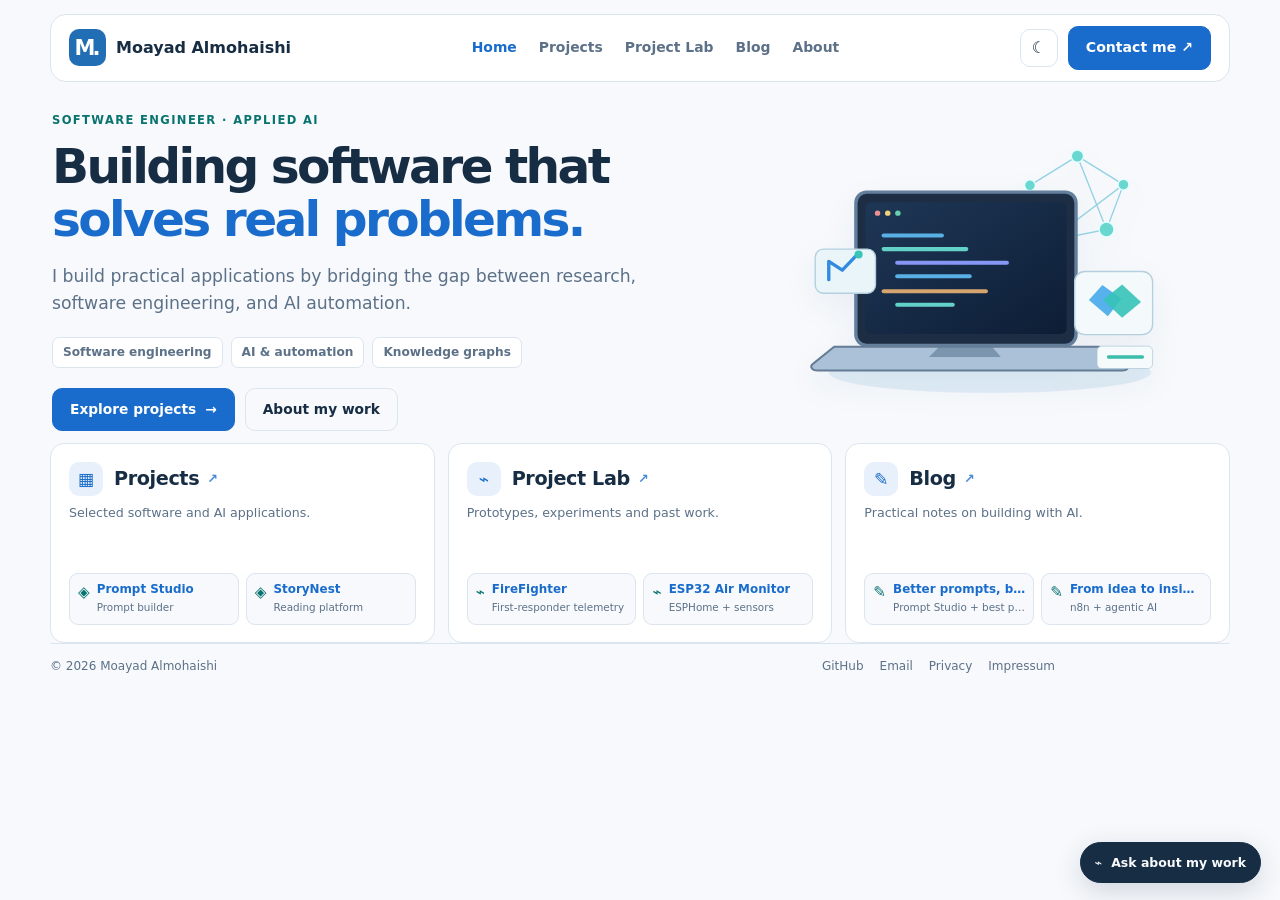
<file: site/index.html>
<!doctype html><html lang="en"><head><meta charset="utf-8"><meta name="viewport" content="width=device-width, initial-scale=1"><meta name="theme-color" content="#f4f7fb"><meta name="description" content="Moayad Almohaishi — software engineer working with Agentic AI, knowledge graphs and workflow automation."><link rel="icon" type="image/svg+xml" href="./favicon.svg"><link rel="stylesheet" href="./assets/site.css"><title>Home | Moayad Almohaishi</title><script src="./assets/theme.js"></script><script src="./assets/catalog.js" defer></script><script src="./assets/site.js" defer></script></head><body>
<header class="site-header"><div class="shell header-inner"><a href="./" class="brand"><span class="brand-mark">M.</span><span>Moayad Almohaishi</span></a><nav class="nav" id="nav" aria-label="Main navigation"><a href="./" aria-current="page">Home</a><a href="./projects/">Projects</a><a href="./lab/">Project Lab</a><a href="./blog/">Blog</a><a href="./about/">About</a><a class="nav-mobile-contact" href="mailto:moayad@almohaishi.dev">Contact me ↗</a></nav><div class="header-actions"><button id="theme-toggle" class="icon-btn" aria-label="Switch theme" title="Toggle light/dark">☾</button><button class="menu-btn" id="menu-toggle" aria-label="Open navigation" aria-expanded="false">☰</button><a href="mailto:moayad@almohaishi.dev" class="contact-btn">Contact me ↗</a></div></div></header>
<main class="shell home-main">
  <section class="hero" aria-labelledby="hero-title">
    <div class="hero-copy">
      <p class="eyebrow">Software engineer · Applied AI</p>
      <h1 id="hero-title">Building software that <span>solves real problems.</span></h1>
      <p class="intro">I build practical applications by bridging the gap between research, software engineering, and AI automation.</p>
      <ul class="expertise-list" aria-label="Areas of expertise"><li>Software engineering</li><li>AI &amp; automation</li><li>Knowledge graphs</li></ul><div class="hero-buttons"><a class="btn" href="./projects/">Explore projects <span aria-hidden="true">→</span></a><a class="btn secondary" href="./about/">About my work</a></div>
    </div>
    <div class="hero-illustration"><img class="hero-art" src="./assets/hero.svg" alt="Illustrated laptop with smoothly animated code and knowledge graph nodes" width="620" height="420" fetchpriority="high"></div>
  </section>
  <section class="three-cards" aria-label="Explore my work">
    <article class="feature-card"><div class="feature-top"><span class="feature-icon" aria-hidden="true">▦</span><h2><a href="./projects/">Projects <span class="heading-arrow" aria-hidden="true">↗</span></a></h2></div><p>Selected software and AI applications.</p><div class="recent-links" id="recent-projects" aria-label="Selected projects"><a href="./coming-soon/?project=storynest">StoryNest</a><a href="https://prompt.almohaishi.dev">Prompt Studio</a></div></article>
    <article class="feature-card"><div class="feature-top"><span class="feature-icon" aria-hidden="true">⌁</span><h2><a href="./lab/">Project Lab <span class="heading-arrow" aria-hidden="true">↗</span></a></h2></div><p>Prototypes, experiments and past work.</p><div class="recent-links" id="recent-lab" aria-label="Selected experiments"><a href="./coming-soon/?project=esp32-air-monitor">ESP32 Air Monitor</a><a href="./coming-soon/?project=graph-retrieval-experiment">Graph Retrieval</a></div></article>
    <article class="feature-card"><div class="feature-top"><span class="feature-icon" aria-hidden="true">✎</span><h2><a href="./blog/">Blog <span class="heading-arrow" aria-hidden="true">↗</span></a></h2></div><p>Practical notes on building with AI.</p><div class="recent-links" id="recent-posts" aria-label="Latest reviewed posts"><span class="recent-placeholder">First articles are being prepared.</span></div></article>
  </section>
</main><footer class="shell footer"><span>© 2026 Moayad Almohaishi</span><div class="footer-links"><a href="https://github.com/moayadhn" target="_blank" rel="noopener noreferrer">GitHub</a><a href="mailto:moayad@almohaishi.dev">Email</a><a href="./privacy/">Privacy</a><a href="./impressum/">Impressum</a></div></footer><aside class="ask-panel" id="ask-panel" aria-label="Questions about Moayad" hidden><div class="ask-head"><div><strong>Ask about my work</strong><span>Projects, research and experience</span></div><button type="button" class="ask-close" id="ask-close" aria-label="Close questions">×</button></div><div id="ask-log" class="ask-log" aria-live="polite"><p class="ask-answer">Choose a topic below.</p></div><div class="ask-suggestions"><button type="button" data-question="projects">What projects have you made?</button><button type="button" data-question="background">What's your background?</button><button type="button" data-question="skills">What technologies do you use?</button><button type="button" data-question="research">How does research inform your work?</button><button type="button" data-question="automation">What do you automate?</button><button type="button" data-question="prompt-studio">What is Prompt Studio?</button><button type="button" data-question="firefighter">What is FireFighter?</button><button type="button" data-question="contact">How can I contact you?</button></div><p class="ask-disclaimer">Curated answers, chatbot is coming soon</p></aside><button class="ask-fab" type="button" id="ask-fab" aria-expanded="false" aria-controls="ask-panel" aria-label="Ask about my work">⌁ <span>Ask about my work</span></button></body></html>
</file>
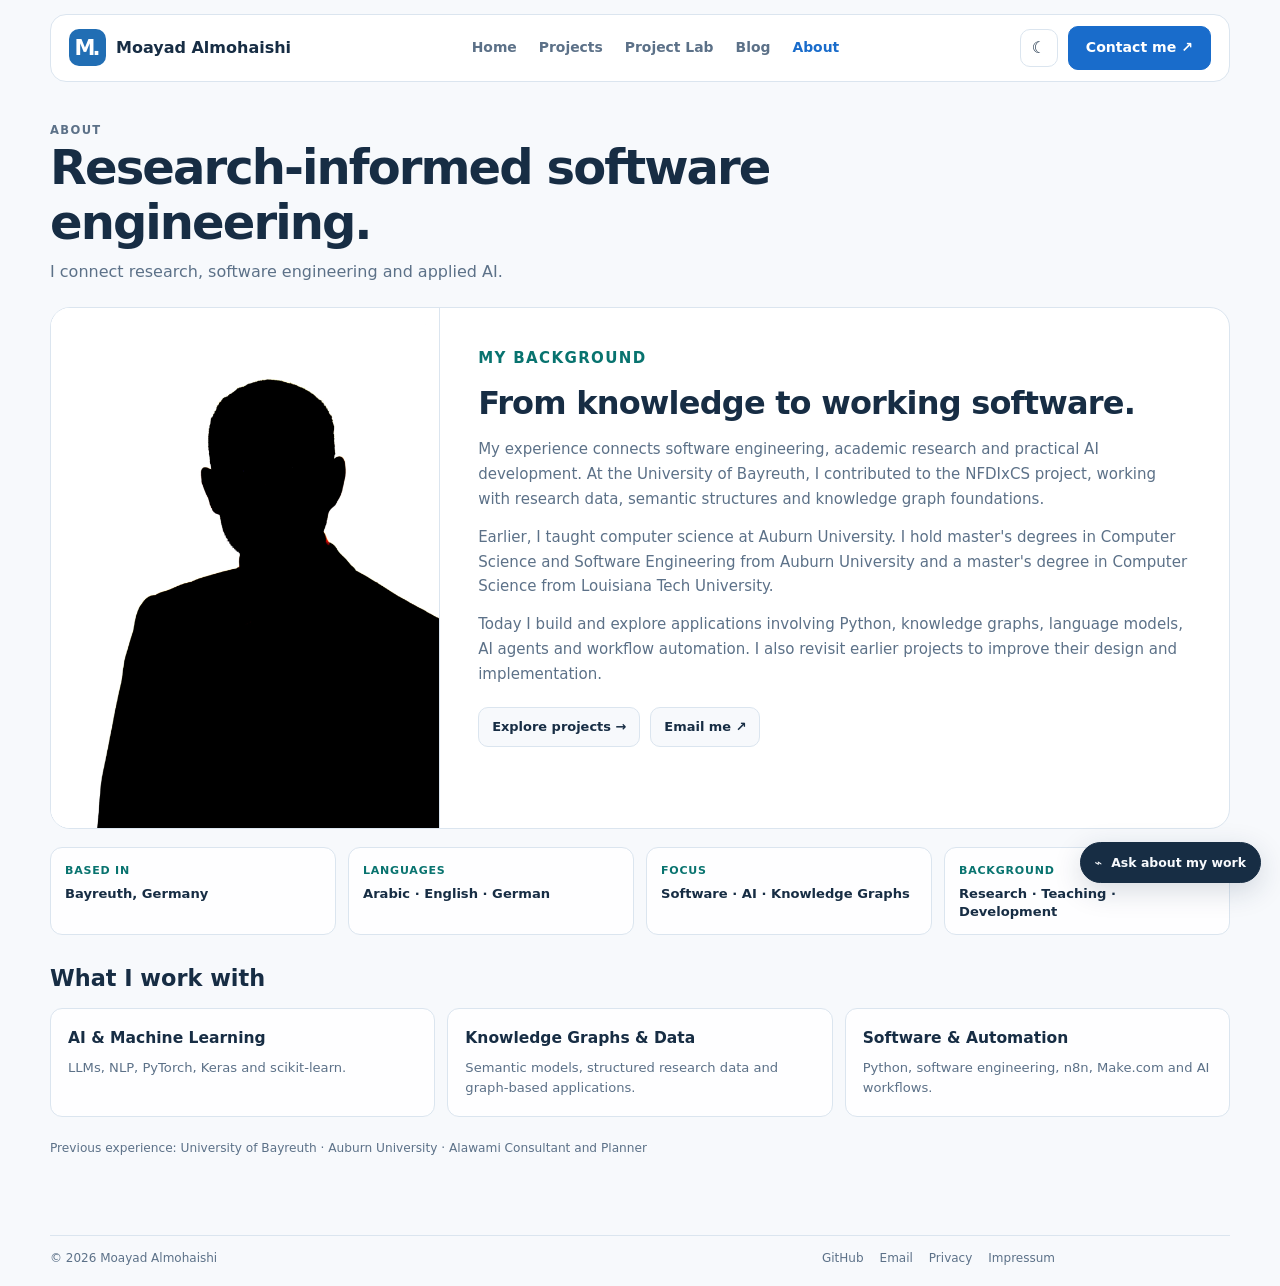
<file: site/about/index.html>
<!doctype html><html lang="en"><head><meta charset="utf-8"><meta name="viewport" content="width=device-width, initial-scale=1"><meta name="theme-color" content="#f4f7fb"><meta name="description" content="Moayad Almohaishi — software engineer working with Agentic AI, knowledge graphs and workflow automation."><link rel="icon" type="image/svg+xml" href="../favicon.svg"><link rel="stylesheet" href="../assets/site.css"><title>About | Moayad Almohaishi</title><script src="../assets/theme.js"></script><script src="../assets/catalog.js" defer></script><script src="../assets/site.js" defer></script></head><body>
<header class="site-header"><div class="shell header-inner"><a href="../" class="brand"><span class="brand-mark">M.</span><span>Moayad Almohaishi</span></a><nav class="nav" id="nav" aria-label="Main navigation"><a href="../">Home</a><a href="../projects/">Projects</a><a href="../lab/">Project Lab</a><a href="../blog/">Blog</a><a href="../about/" aria-current="page">About</a><a class="nav-mobile-contact" href="mailto:moayad@almohaishi.dev">Contact me ↗</a></nav><div class="header-actions"><button id="theme-toggle" class="icon-btn" aria-label="Switch theme" title="Toggle light/dark">☾</button><button class="menu-btn" id="menu-toggle" aria-label="Open navigation" aria-expanded="false">☰</button><a href="mailto:moayad@almohaishi.dev" class="contact-btn">Contact me ↗</a></div></div></header>
<main class="shell page-main about-page">
  <section class="page-heading"><p class="eyebrow">About</p><h1>Research-informed software engineering.</h1><p>I connect research, software engineering and applied AI.</p></section>
  <section class="about-layout" aria-label="Professional background">
    <figure class="about-portrait"><img src="../assets/silhouette.jpg" alt="Artistic black silhouette portrait used by Moayad instead of a conventional photograph" width="992" height="1488"></figure>
    <div class="about-bio">
      <p class="kicker">My background</p>
      <h2>From knowledge to working software.</h2>
      <p>My experience connects software engineering, academic research and practical AI development. At the University of Bayreuth, I contributed to the NFDIxCS project, working with research data, semantic structures and knowledge graph foundations.</p>
      <p>Earlier, I taught computer science at Auburn University. I hold master's degrees in Computer Science and Software Engineering from Auburn University and a master's degree in Computer Science from Louisiana Tech University.</p>
      <p>Today I build and explore applications involving Python, knowledge graphs, language models, AI agents and workflow automation. I also revisit earlier projects to improve their design and implementation.</p>
      <div class="about-actions"><a href="../projects/" class="btn sm secondary">Explore projects →</a><a class="btn sm secondary" href="mailto:moayad@almohaishi.dev">Email me ↗</a></div>
    </div>
  </section>
  <section class="about-facts" aria-label="Experience and expertise">
    <div><span class="fact-label">Based in</span><strong>Bayreuth, Germany</strong></div>
    <div><span class="fact-label">Languages</span><strong>Arabic · English · German</strong></div>
    <div><span class="fact-label">Focus</span><strong>Software · AI · Knowledge Graphs</strong></div>
    <div><span class="fact-label">Background</span><strong>Research · Teaching · Development</strong></div>
  </section>
  <section class="about-expertise" aria-label="Areas of expertise"><h2>What I work with</h2><div class="about-skill-grid"><div><h3>AI &amp; Machine Learning</h3><p>LLMs, NLP, PyTorch, Keras and scikit-learn.</p></div><div><h3>Knowledge Graphs &amp; Data</h3><p>Semantic models, structured research data and graph-based applications.</p></div><div><h3>Software &amp; Automation</h3><p>Python, software engineering, n8n, Make.com and AI workflows.</p></div></div></section>
  <p class="about-history">Previous experience: University of Bayreuth · Auburn University · Alawami Consultant and Planner</p>
</main><footer class="shell footer"><span>© 2026 Moayad Almohaishi</span><div class="footer-links"><a href="https://github.com/moayadhn" target="_blank" rel="noopener noreferrer">GitHub</a><a href="mailto:moayad@almohaishi.dev">Email</a><a href="../privacy/">Privacy</a><a href="../impressum/">Impressum</a></div></footer><aside class="ask-panel" id="ask-panel" aria-label="Questions about Moayad" hidden><div class="ask-head"><div><strong>Ask about my work</strong><span>Projects, research and experience</span></div><button type="button" class="ask-close" id="ask-close" aria-label="Close questions">×</button></div><div id="ask-log" class="ask-log" aria-live="polite"><p class="ask-answer">Choose a topic below.</p></div><div class="ask-suggestions"><button type="button" data-question="projects">What projects have you made?</button><button type="button" data-question="background">What's your background?</button><button type="button" data-question="skills">What technologies do you use?</button><button type="button" data-question="research">How does research inform your work?</button><button type="button" data-question="automation">What do you automate?</button><button type="button" data-question="prompt-studio">What is Prompt Studio?</button><button type="button" data-question="firefighter">What is FireFighter?</button><button type="button" data-question="contact">How can I contact you?</button></div><p class="ask-disclaimer">Curated answers, chatbot is coming soon</p></aside><button class="ask-fab" type="button" id="ask-fab" aria-expanded="false" aria-controls="ask-panel" aria-label="Ask about my work">⌁ <span>Ask about my work</span></button></body></html>
</file>
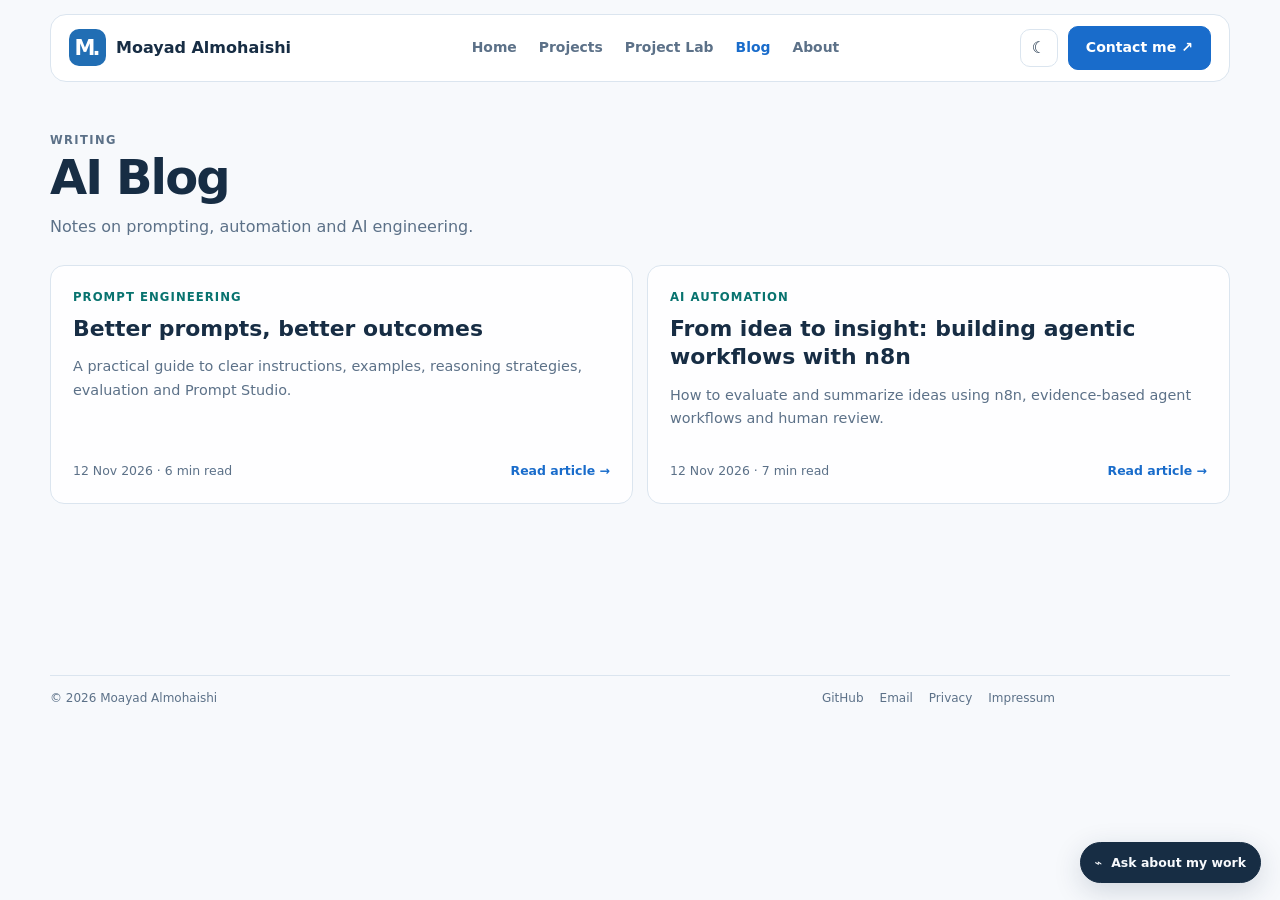
<file: site/blog/index.html>
<!doctype html><html lang="en"><head><meta charset="utf-8"><meta name="viewport" content="width=device-width, initial-scale=1"><meta name="theme-color" content="#f4f7fb"><meta name="description" content="Moayad Almohaishi — software engineer working with Agentic AI, knowledge graphs and workflow automation."><link rel="icon" type="image/svg+xml" href="../favicon.svg"><link rel="stylesheet" href="../assets/site.css"><title>AI Blog | Moayad Almohaishi</title><script src="../assets/theme.js"></script><script src="../assets/catalog.js" defer></script><script src="../assets/site.js" defer></script></head><body>
<header class="site-header"><div class="shell header-inner"><a href="../" class="brand"><span class="brand-mark">M.</span><span>Moayad Almohaishi</span></a><nav class="nav" id="nav" aria-label="Main navigation"><a href="../">Home</a><a href="../projects/">Projects</a><a href="../lab/">Project Lab</a><a href="../blog/" aria-current="page">Blog</a><a href="../about/">About</a><a class="nav-mobile-contact" href="mailto:moayad@almohaishi.dev">Contact me ↗</a></nav><div class="header-actions"><button id="theme-toggle" class="icon-btn" aria-label="Switch theme" title="Toggle light/dark">☾</button><button class="menu-btn" id="menu-toggle" aria-label="Open navigation" aria-expanded="false">☰</button><a href="mailto:moayad@almohaishi.dev" class="contact-btn">Contact me ↗</a></div></div></header>
<main class="shell page-main"><section class="page-heading"><p class="eyebrow">Writing</p><h1>AI Blog</h1><p>Notes on prompting, automation and AI engineering.</p></section><div class="card-grid" id="content-list" data-type="blog" aria-live="polite"></div></main><footer class="shell footer"><span>© 2026 Moayad Almohaishi</span><div class="footer-links"><a href="https://github.com/moayadhn" target="_blank" rel="noopener noreferrer">GitHub</a><a href="mailto:moayad@almohaishi.dev">Email</a><a href="../privacy/">Privacy</a><a href="../impressum/">Impressum</a></div></footer><aside class="ask-panel" id="ask-panel" aria-label="Questions about Moayad" hidden><div class="ask-head"><div><strong>Ask about my work</strong><span>Projects, research and experience</span></div><button type="button" class="ask-close" id="ask-close" aria-label="Close questions">×</button></div><div id="ask-log" class="ask-log" aria-live="polite"><p class="ask-answer">Choose a topic below.</p></div><div class="ask-suggestions"><button type="button" data-question="projects">What projects have you made?</button><button type="button" data-question="background">What's your background?</button><button type="button" data-question="skills">What technologies do you use?</button><button type="button" data-question="research">How does research inform your work?</button><button type="button" data-question="automation">What do you automate?</button><button type="button" data-question="prompt-studio">What is Prompt Studio?</button><button type="button" data-question="firefighter">What is FireFighter?</button><button type="button" data-question="contact">How can I contact you?</button></div><p class="ask-disclaimer">Curated answers, chatbot is coming soon</p></aside><button class="ask-fab" type="button" id="ask-fab" aria-expanded="false" aria-controls="ask-panel" aria-label="Ask about my work">⌁ <span>Ask about my work</span></button></body></html>
</file>
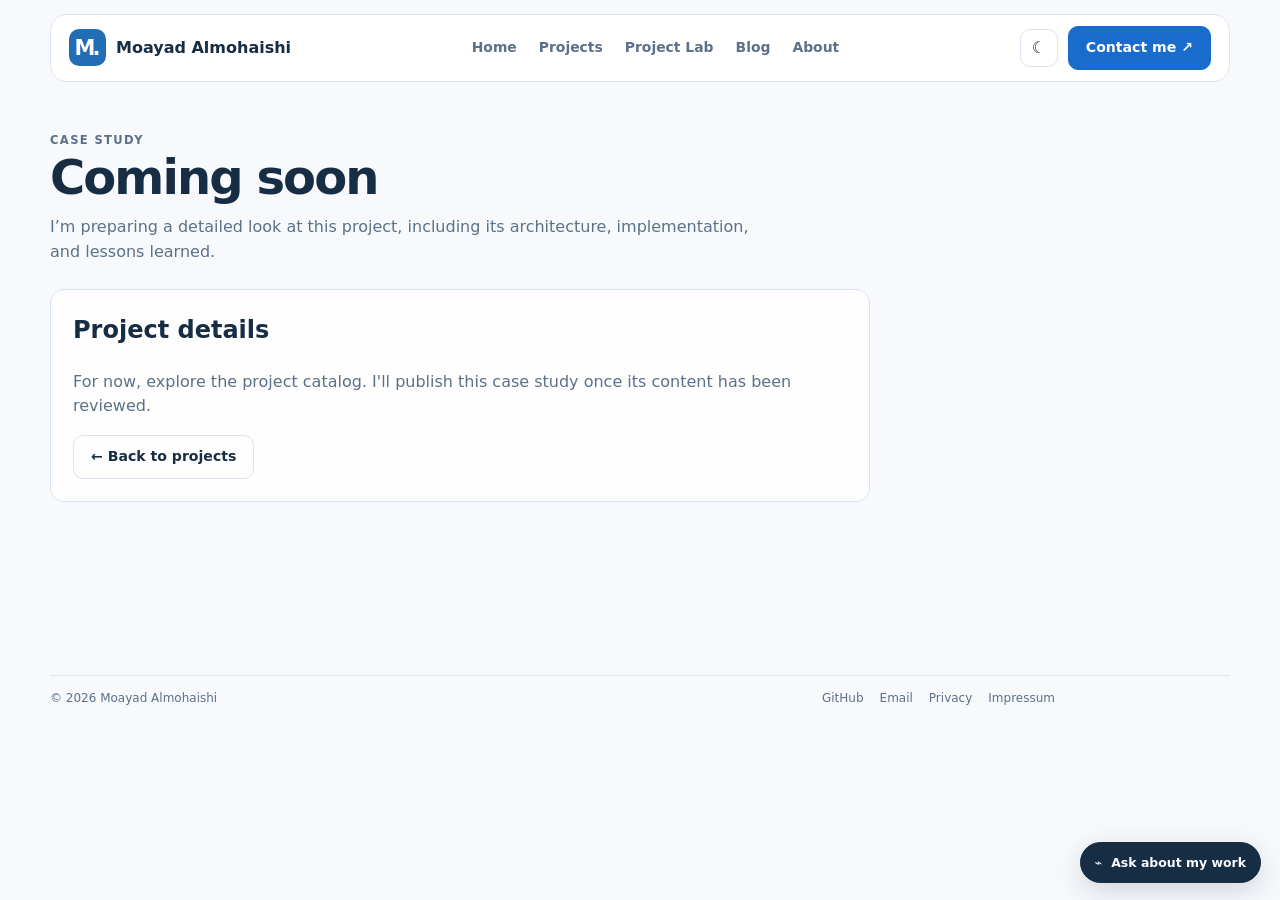
<file: site/coming-soon/index.html>
<!doctype html><html lang="en"><head><meta charset="utf-8"><meta name="viewport" content="width=device-width, initial-scale=1"><meta name="theme-color" content="#f4f7fb"><meta name="description" content="Moayad Almohaishi — software engineer working with Agentic AI, knowledge graphs and workflow automation."><link rel="icon" type="image/svg+xml" href="../favicon.svg"><link rel="stylesheet" href="../assets/site.css"><title>Coming soon | Moayad Almohaishi</title><script src="../assets/theme.js"></script><script src="../assets/catalog.js" defer></script><script src="../assets/site.js" defer></script></head><body>
<header class="site-header"><div class="shell header-inner"><a href="../" class="brand"><span class="brand-mark">M.</span><span>Moayad Almohaishi</span></a><nav class="nav" id="nav" aria-label="Main navigation"><a href="../">Home</a><a href="../projects/">Projects</a><a href="../lab/">Project Lab</a><a href="../blog/">Blog</a><a href="../about/">About</a><a class="nav-mobile-contact" href="mailto:moayad@almohaishi.dev">Contact me ↗</a></nav><div class="header-actions"><button id="theme-toggle" class="icon-btn" aria-label="Switch theme" title="Toggle light/dark">☾</button><button class="menu-btn" id="menu-toggle" aria-label="Open navigation" aria-expanded="false">☰</button><a href="mailto:moayad@almohaishi.dev" class="contact-btn">Contact me ↗</a></div></div></header>
<main class="shell page-main"><section class="page-heading"><p class="eyebrow">Case study</p><h1>Coming soon</h1><p>I’m preparing a detailed look at this project, including its architecture, implementation, and lessons learned.</p></section><div class="content-panel"><h2 id="coming-project">Project details</h2><p>For now, explore the project catalog. I'll publish this case study once its content has been reviewed.</p><a class="btn secondary" href="../projects/">← Back to projects</a></div></main><footer class="shell footer"><span>© 2026 Moayad Almohaishi</span><div class="footer-links"><a href="https://github.com/moayadhn" target="_blank" rel="noopener noreferrer">GitHub</a><a href="mailto:moayad@almohaishi.dev">Email</a><a href="../privacy/">Privacy</a><a href="../impressum/">Impressum</a></div></footer><aside class="ask-panel" id="ask-panel" aria-label="Questions about Moayad" hidden><div class="ask-head"><div><strong>Ask about my work</strong><span>Projects, research and experience</span></div><button type="button" class="ask-close" id="ask-close" aria-label="Close questions">×</button></div><div id="ask-log" class="ask-log" aria-live="polite"><p class="ask-answer">Choose a topic below.</p></div><div class="ask-suggestions"><button type="button" data-question="projects">What projects have you made?</button><button type="button" data-question="background">What's your background?</button><button type="button" data-question="skills">What technologies do you use?</button><button type="button" data-question="research">How does research inform your work?</button><button type="button" data-question="automation">What do you automate?</button><button type="button" data-question="prompt-studio">What is Prompt Studio?</button><button type="button" data-question="firefighter">What is FireFighter?</button><button type="button" data-question="contact">How can I contact you?</button></div><p class="ask-disclaimer">Curated answers, chatbot is coming soon</p></aside><button class="ask-fab" type="button" id="ask-fab" aria-expanded="false" aria-controls="ask-panel" aria-label="Ask about my work">⌁ <span>Ask about my work</span></button></body></html>
</file>
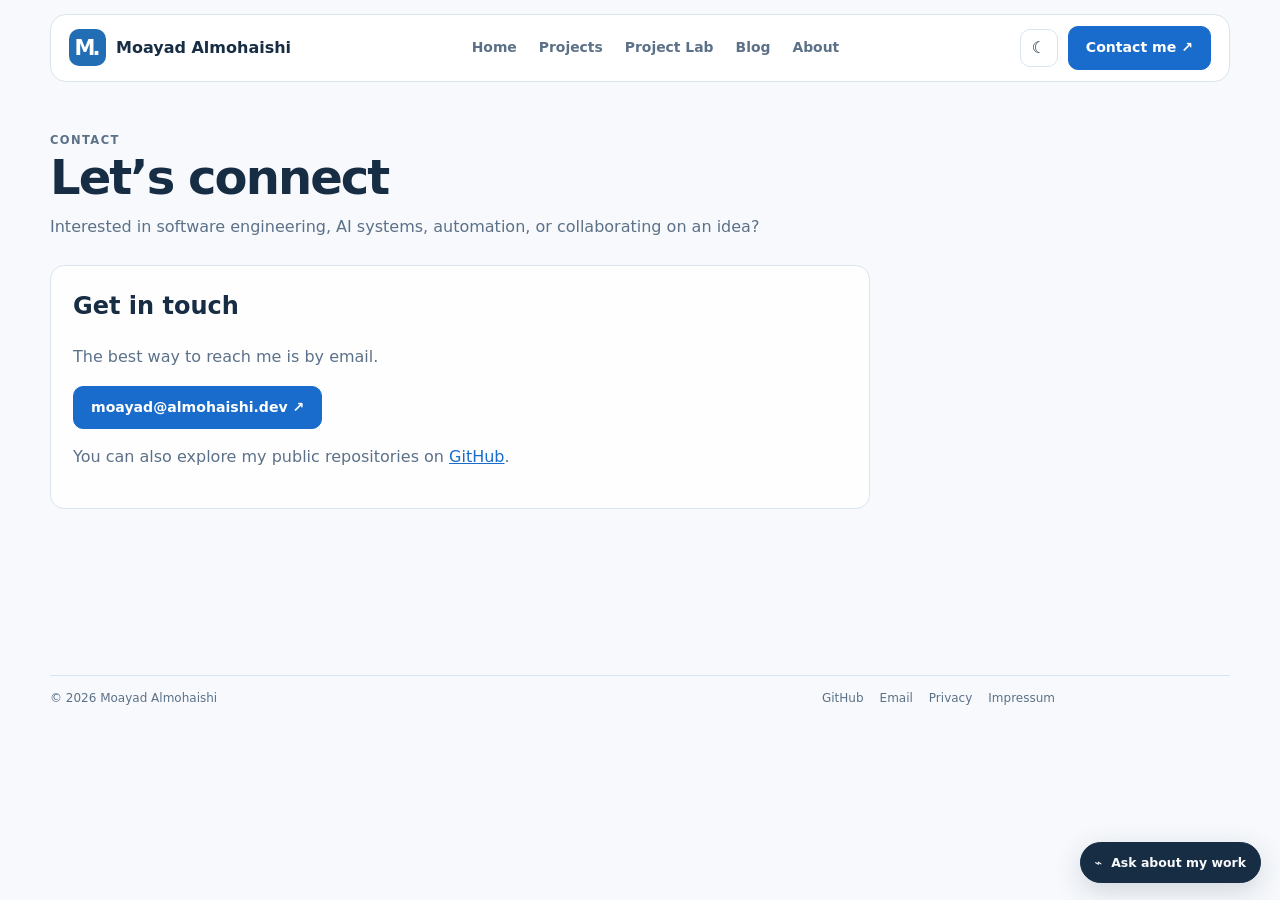
<file: site/contact/index.html>
<!doctype html><html lang="en"><head><meta charset="utf-8"><meta name="viewport" content="width=device-width, initial-scale=1"><meta name="theme-color" content="#f4f7fb"><meta name="description" content="Moayad Almohaishi — software engineer working with Agentic AI, knowledge graphs and workflow automation."><link rel="icon" type="image/svg+xml" href="../favicon.svg"><link rel="stylesheet" href="../assets/site.css"><title>Contact | Moayad Almohaishi</title><script src="../assets/theme.js"></script><script src="../assets/catalog.js" defer></script><script src="../assets/site.js" defer></script></head><body>
<header class="site-header"><div class="shell header-inner"><a href="../" class="brand"><span class="brand-mark">M.</span><span>Moayad Almohaishi</span></a><nav class="nav" id="nav" aria-label="Main navigation"><a href="../">Home</a><a href="../projects/">Projects</a><a href="../lab/">Project Lab</a><a href="../blog/">Blog</a><a href="../about/">About</a><a class="nav-mobile-contact" href="mailto:moayad@almohaishi.dev">Contact me ↗</a></nav><div class="header-actions"><button id="theme-toggle" class="icon-btn" aria-label="Switch theme" title="Toggle light/dark">☾</button><button class="menu-btn" id="menu-toggle" aria-label="Open navigation" aria-expanded="false">☰</button><a href="mailto:moayad@almohaishi.dev" class="contact-btn">Contact me ↗</a></div></div></header>
<main class="shell page-main"><section class="page-heading"><p class="eyebrow">Contact</p><h1>Let’s connect</h1><p>Interested in software engineering, AI systems, automation, or collaborating on an idea?</p></section><div class="content-panel"><h2>Get in touch</h2><p>The best way to reach me is by email.</p><p><a class="btn" href="mailto:moayad@almohaishi.dev?subject=Hello%20Moayad">moayad@almohaishi.dev ↗</a></p><p>You can also explore my public repositories on <a href="https://github.com/moayadhn" target="_blank" rel="noopener noreferrer">GitHub</a>.</p></div></main><footer class="shell footer"><span>© 2026 Moayad Almohaishi</span><div class="footer-links"><a href="https://github.com/moayadhn" target="_blank" rel="noopener noreferrer">GitHub</a><a href="mailto:moayad@almohaishi.dev">Email</a><a href="../privacy/">Privacy</a><a href="../impressum/">Impressum</a></div></footer><aside class="ask-panel" id="ask-panel" aria-label="Questions about Moayad" hidden><div class="ask-head"><div><strong>Ask about my work</strong><span>Projects, research and experience</span></div><button type="button" class="ask-close" id="ask-close" aria-label="Close questions">×</button></div><div id="ask-log" class="ask-log" aria-live="polite"><p class="ask-answer">Choose a topic below.</p></div><div class="ask-suggestions"><button type="button" data-question="projects">What projects have you made?</button><button type="button" data-question="background">What's your background?</button><button type="button" data-question="skills">What technologies do you use?</button><button type="button" data-question="research">How does research inform your work?</button><button type="button" data-question="automation">What do you automate?</button><button type="button" data-question="prompt-studio">What is Prompt Studio?</button><button type="button" data-question="firefighter">What is FireFighter?</button><button type="button" data-question="contact">How can I contact you?</button></div><p class="ask-disclaimer">Curated answers, chatbot is coming soon</p></aside><button class="ask-fab" type="button" id="ask-fab" aria-expanded="false" aria-controls="ask-panel" aria-label="Ask about my work">⌁ <span>Ask about my work</span></button></body></html>
</file>
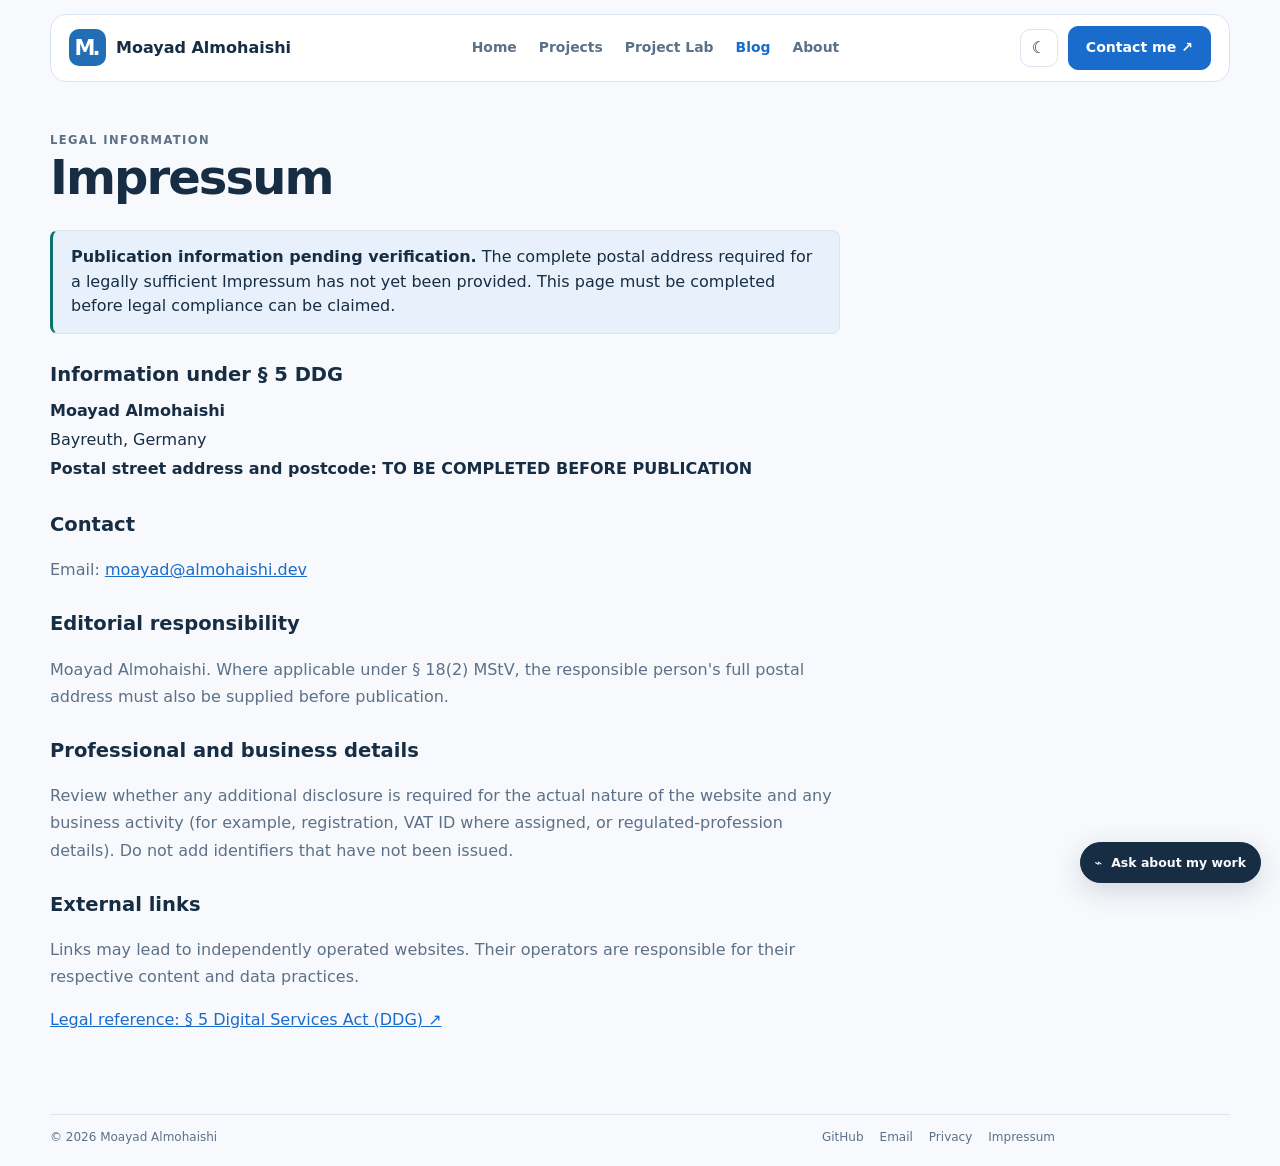
<file: site/impressum/index.html>
<!doctype html><html lang="en"><!doctype html><html lang="en"><head><meta charset="utf-8"><meta name="viewport" content="width=device-width, initial-scale=1"><meta name="theme-color" content="#f4f7fb"><meta name="description" content="Legal imprint and provider contact details."><link rel="icon" type="image/svg+xml" href="../favicon.svg"><link rel="stylesheet" href="../assets/site.css"><title>Impressum | Moayad Almohaishi</title><script src="../assets/theme.js"></script><script src="../assets/catalog.js" defer></script><script src="../assets/site.js" defer></script></head><body><header class="site-header"><div class="shell header-inner"><a href="../" class="brand"><span class="brand-mark">M.</span><span>Moayad Almohaishi</span></a><nav class="nav" id="nav" aria-label="Main navigation"><a href="../">Home</a><a href="../projects/">Projects</a><a href="../lab/">Project Lab</a><a href="../blog/" aria-current="page">Blog</a><a href="../about/">About</a><a class="nav-mobile-contact" href="mailto:moayad@almohaishi.dev">Contact me ↗</a></nav><div class="header-actions"><button id="theme-toggle" class="icon-btn" aria-label="Switch theme" title="Toggle light/dark">☾</button><button class="menu-btn" id="menu-toggle" aria-label="Open navigation" aria-expanded="false">☰</button><a href="mailto:moayad@almohaishi.dev" class="contact-btn">Contact me ↗</a></div></div></header><main class="shell page-main"><section class="page-heading"><p class="eyebrow">Legal information</p><h1>Impressum</h1></section><div class="legal-content"><div class="legal-review"><strong>Publication information pending verification.</strong> The complete postal address required for a legally sufficient Impressum has not yet been provided. This page must be completed before legal compliance can be claimed.</div>
<h2>Information under § 5 DDG</h2><address><strong>Moayad Almohaishi</strong><br>Bayreuth, Germany<br><strong>Postal street address and postcode: TO BE COMPLETED BEFORE PUBLICATION</strong></address>
<h2>Contact</h2><p>Email: <a href="mailto:moayad@almohaishi.dev">moayad@almohaishi.dev</a></p>
<h2>Editorial responsibility</h2><p>Moayad Almohaishi. Where applicable under § 18(2) MStV, the responsible person's full postal address must also be supplied before publication.</p>
<h2>Professional and business details</h2><p>Review whether any additional disclosure is required for the actual nature of the website and any business activity (for example, registration, VAT ID where assigned, or regulated-profession details). Do not add identifiers that have not been issued.</p>
<h2>External links</h2><p>Links may lead to independently operated websites. Their operators are responsible for their respective content and data practices.</p>
<p><a href="https://www.gesetze-im-internet.de/ddg/__5.html" rel="noopener noreferrer" target="_blank">Legal reference: § 5 Digital Services Act (DDG) ↗</a></p></div></main><footer class="shell footer"><span>© 2026 Moayad Almohaishi</span><div class="footer-links"><a href="https://github.com/moayadhn" target="_blank" rel="noopener noreferrer">GitHub</a><a href="mailto:moayad@almohaishi.dev">Email</a><a href="../privacy/">Privacy</a><a href="../impressum/">Impressum</a></div></footer><aside class="ask-panel" id="ask-panel" aria-label="Questions about Moayad" hidden><div class="ask-head"><div><strong>Ask about my work</strong><span>Projects, research and experience</span></div><button type="button" class="ask-close" id="ask-close" aria-label="Close questions">×</button></div><div id="ask-log" class="ask-log" aria-live="polite"><p class="ask-answer">Choose a topic below.</p></div><div class="ask-suggestions"><button type="button" data-question="projects">What projects have you made?</button><button type="button" data-question="background">What's your background?</button><button type="button" data-question="skills">What technologies do you use?</button><button type="button" data-question="research">How does research inform your work?</button><button type="button" data-question="automation">What do you automate?</button><button type="button" data-question="prompt-studio">What is Prompt Studio?</button><button type="button" data-question="firefighter">What is FireFighter?</button><button type="button" data-question="contact">How can I contact you?</button></div><p class="ask-disclaimer">Curated answers, chatbot is coming soon</p></aside><button class="ask-fab" type="button" id="ask-fab" aria-expanded="false" aria-controls="ask-panel" aria-label="Ask about my work">⌁ <span>Ask about my work</span></button></body></html>
</file>
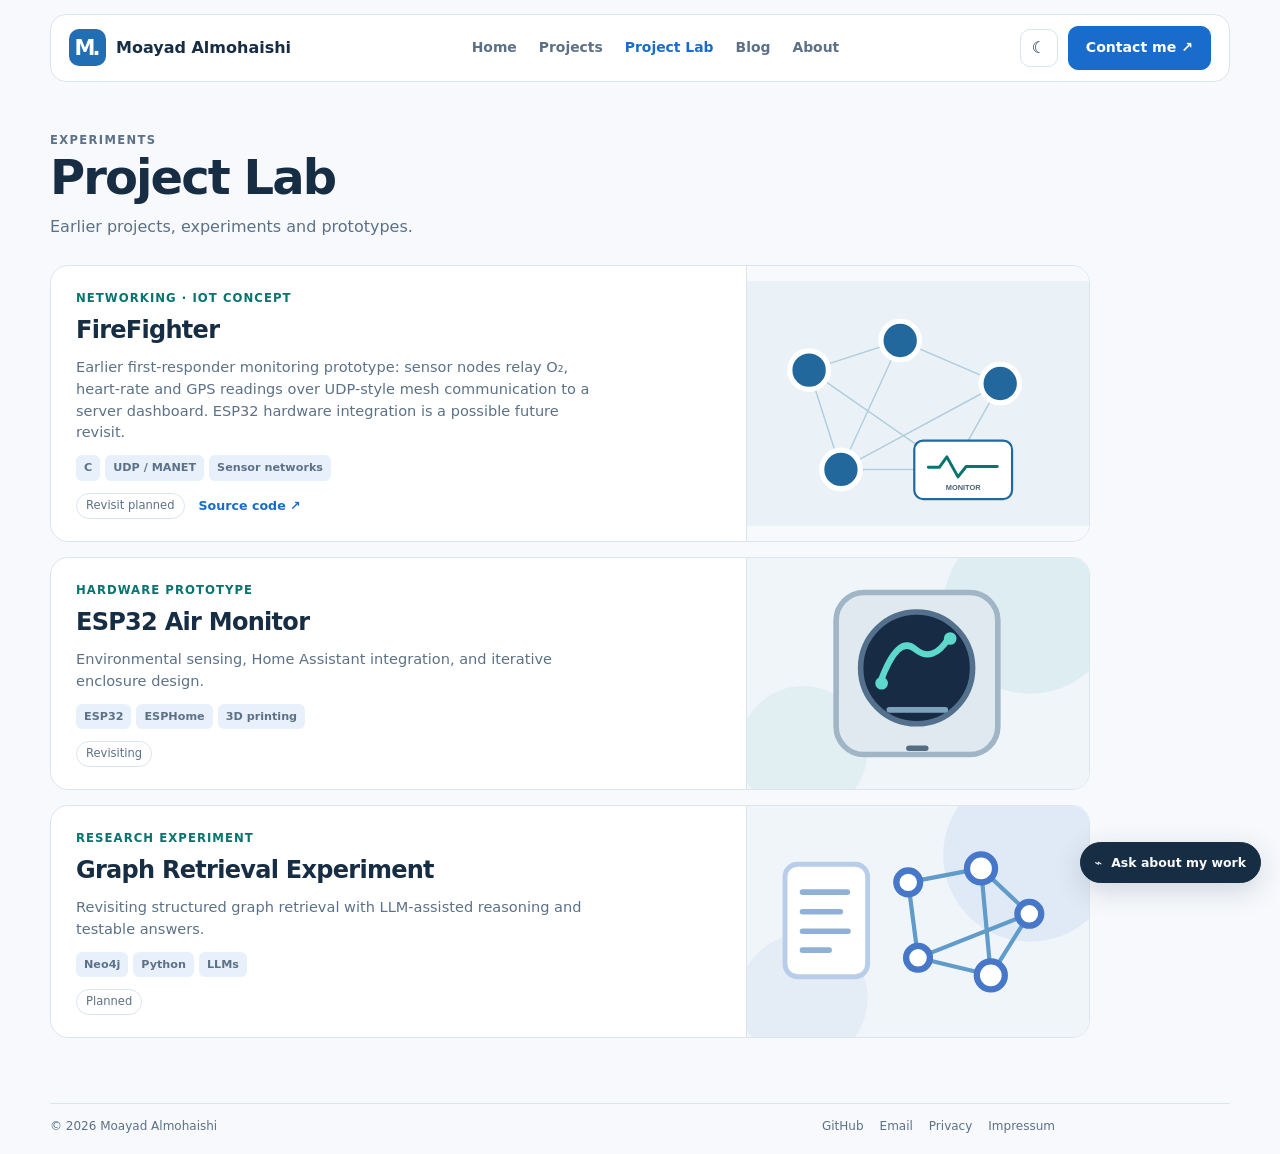
<file: site/lab/index.html>
<!doctype html><html lang="en"><head><meta charset="utf-8"><meta name="viewport" content="width=device-width, initial-scale=1"><meta name="theme-color" content="#f4f7fb"><meta name="description" content="Moayad Almohaishi — software engineer working with Agentic AI, knowledge graphs and workflow automation."><link rel="icon" type="image/svg+xml" href="../favicon.svg"><link rel="stylesheet" href="../assets/site.css"><title>Project Lab | Moayad Almohaishi</title><script src="../assets/theme.js"></script><script src="../assets/catalog.js" defer></script><script src="../assets/site.js" defer></script></head><body>
<header class="site-header"><div class="shell header-inner"><a href="../" class="brand"><span class="brand-mark">M.</span><span>Moayad Almohaishi</span></a><nav class="nav" id="nav" aria-label="Main navigation"><a href="../">Home</a><a href="../projects/">Projects</a><a href="../lab/" aria-current="page">Project Lab</a><a href="../blog/">Blog</a><a href="../about/">About</a><a class="nav-mobile-contact" href="mailto:moayad@almohaishi.dev">Contact me ↗</a></nav><div class="header-actions"><button id="theme-toggle" class="icon-btn" aria-label="Switch theme" title="Toggle light/dark">☾</button><button class="menu-btn" id="menu-toggle" aria-label="Open navigation" aria-expanded="false">☰</button><a href="mailto:moayad@almohaishi.dev" class="contact-btn">Contact me ↗</a></div></div></header>
<main class="shell page-main"><section class="page-heading"><p class="eyebrow">Experiments</p><h1>Project Lab</h1><p>Earlier projects, experiments and prototypes.</p></section><div class="card-grid" id="content-list" data-type="lab" aria-live="polite"></div></main><footer class="shell footer"><span>© 2026 Moayad Almohaishi</span><div class="footer-links"><a href="https://github.com/moayadhn" target="_blank" rel="noopener noreferrer">GitHub</a><a href="mailto:moayad@almohaishi.dev">Email</a><a href="../privacy/">Privacy</a><a href="../impressum/">Impressum</a></div></footer><aside class="ask-panel" id="ask-panel" aria-label="Questions about Moayad" hidden><div class="ask-head"><div><strong>Ask about my work</strong><span>Projects, research and experience</span></div><button type="button" class="ask-close" id="ask-close" aria-label="Close questions">×</button></div><div id="ask-log" class="ask-log" aria-live="polite"><p class="ask-answer">Choose a topic below.</p></div><div class="ask-suggestions"><button type="button" data-question="projects">What projects have you made?</button><button type="button" data-question="background">What's your background?</button><button type="button" data-question="skills">What technologies do you use?</button><button type="button" data-question="research">How does research inform your work?</button><button type="button" data-question="automation">What do you automate?</button><button type="button" data-question="prompt-studio">What is Prompt Studio?</button><button type="button" data-question="firefighter">What is FireFighter?</button><button type="button" data-question="contact">How can I contact you?</button></div><p class="ask-disclaimer">Curated answers, chatbot is coming soon</p></aside><button class="ask-fab" type="button" id="ask-fab" aria-expanded="false" aria-controls="ask-panel" aria-label="Ask about my work">⌁ <span>Ask about my work</span></button></body></html>
</file>
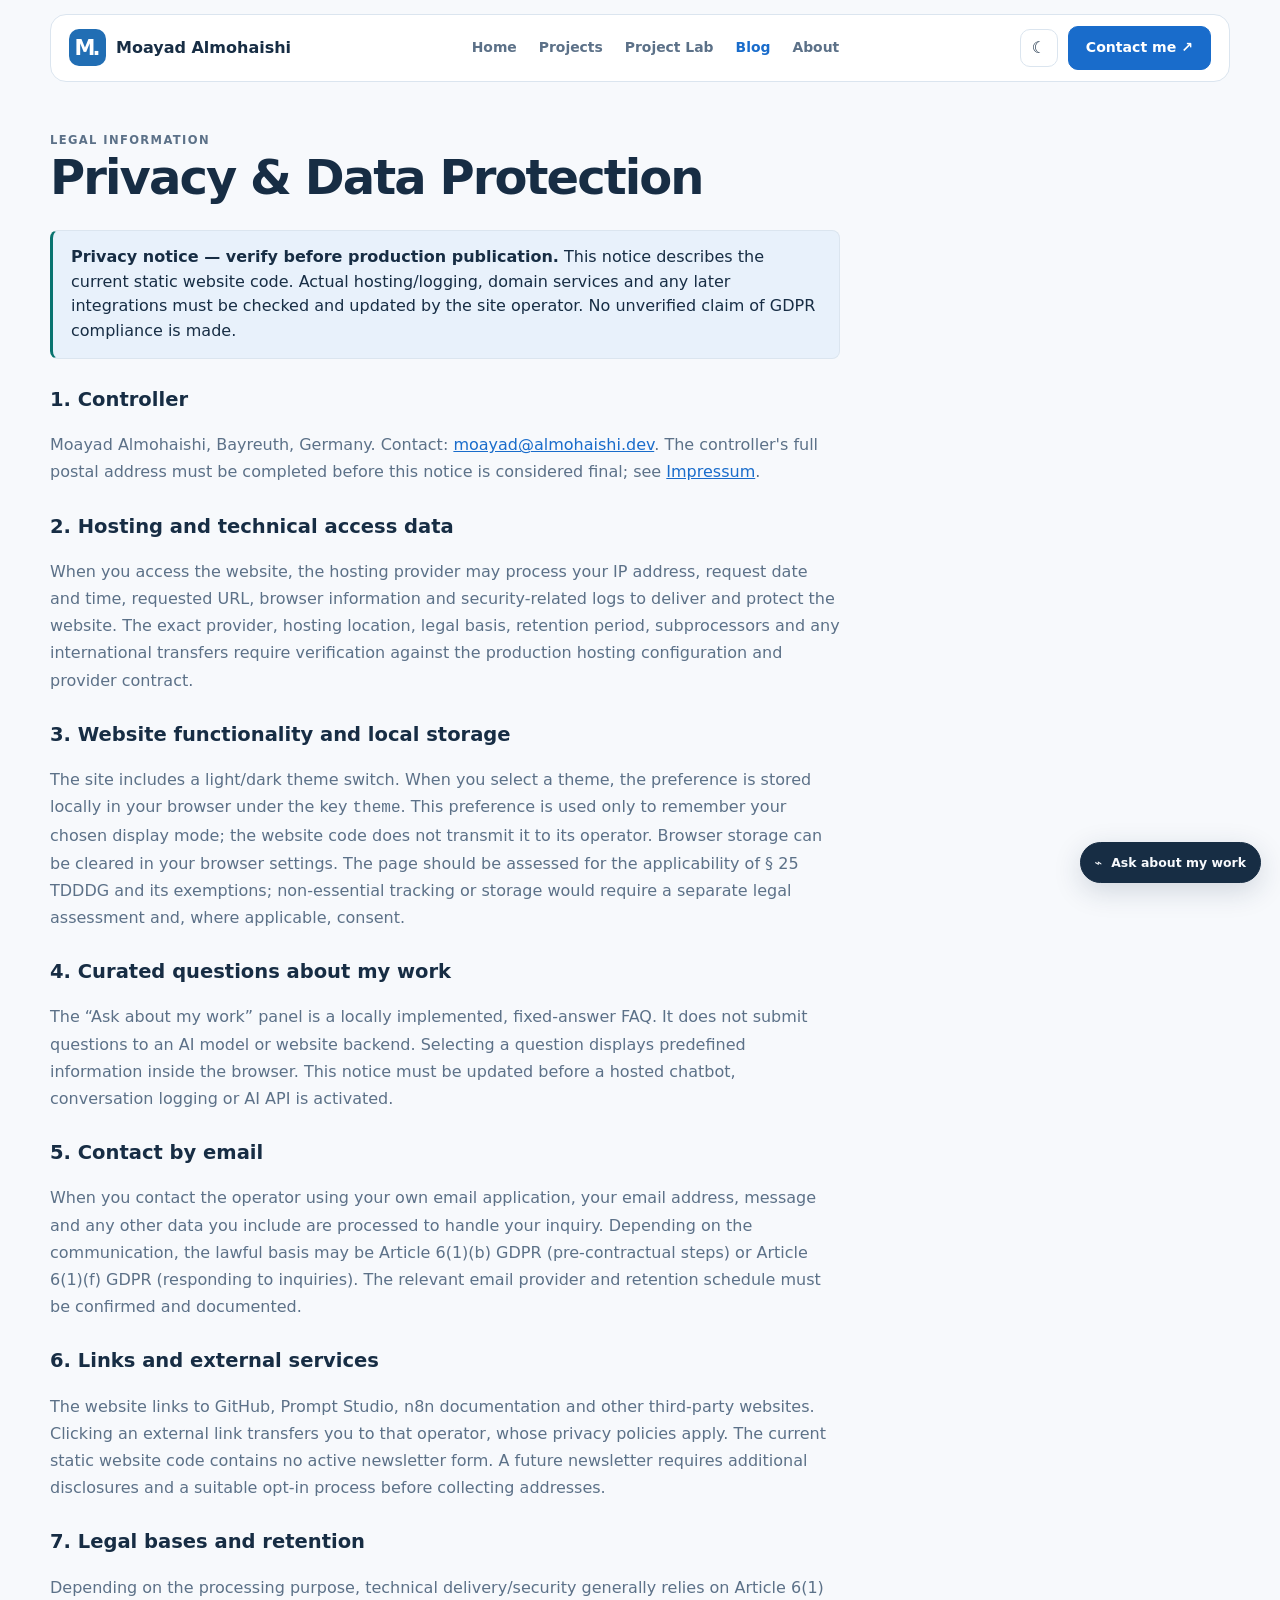
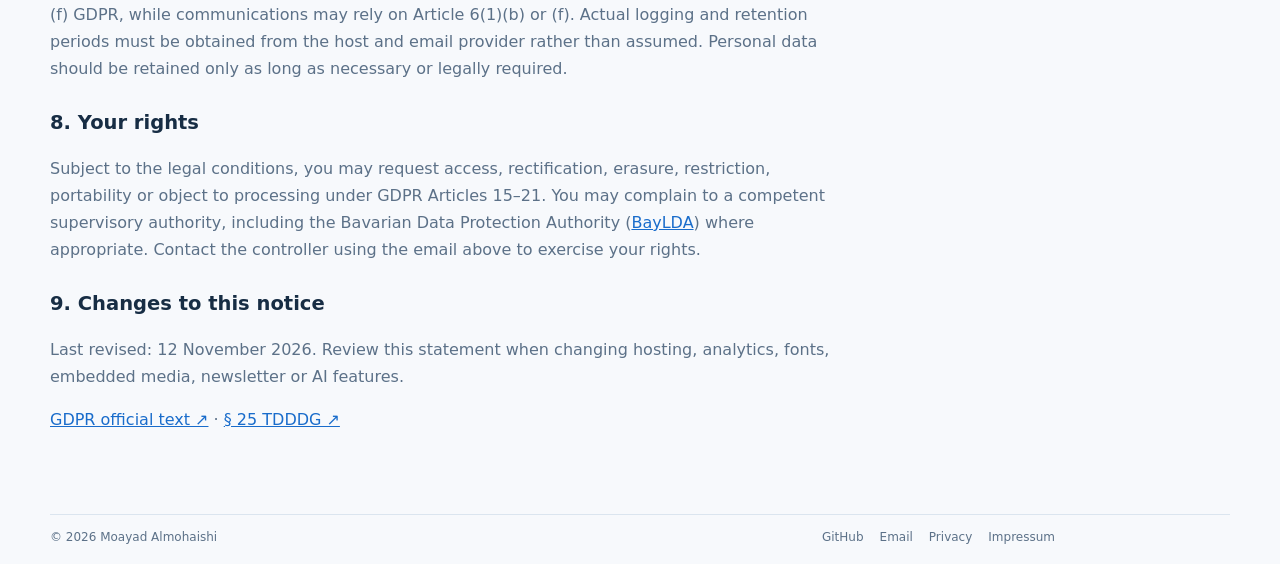
<file: site/privacy/index.html>
<!doctype html><html lang="en"><!doctype html><html lang="en"><head><meta charset="utf-8"><meta name="viewport" content="width=device-width, initial-scale=1"><meta name="theme-color" content="#f4f7fb"><meta name="description" content="Privacy notice for the static portfolio site and visitor rights under GDPR."><link rel="icon" type="image/svg+xml" href="../favicon.svg"><link rel="stylesheet" href="../assets/site.css"><title>Privacy & Data Protection | Moayad Almohaishi</title><script src="../assets/theme.js"></script><script src="../assets/catalog.js" defer></script><script src="../assets/site.js" defer></script></head><body><header class="site-header"><div class="shell header-inner"><a href="../" class="brand"><span class="brand-mark">M.</span><span>Moayad Almohaishi</span></a><nav class="nav" id="nav" aria-label="Main navigation"><a href="../">Home</a><a href="../projects/">Projects</a><a href="../lab/">Project Lab</a><a href="../blog/" aria-current="page">Blog</a><a href="../about/">About</a><a class="nav-mobile-contact" href="mailto:moayad@almohaishi.dev">Contact me ↗</a></nav><div class="header-actions"><button id="theme-toggle" class="icon-btn" aria-label="Switch theme" title="Toggle light/dark">☾</button><button class="menu-btn" id="menu-toggle" aria-label="Open navigation" aria-expanded="false">☰</button><a href="mailto:moayad@almohaishi.dev" class="contact-btn">Contact me ↗</a></div></div></header><main class="shell page-main"><section class="page-heading"><p class="eyebrow">Legal information</p><h1>Privacy & Data Protection</h1></section><div class="legal-content"><div class="legal-review"><strong>Privacy notice — verify before production publication.</strong> This notice describes the current static website code. Actual hosting/logging, domain services and any later integrations must be checked and updated by the site operator. No unverified claim of GDPR compliance is made.</div>
<h2>1. Controller</h2><p>Moayad Almohaishi, Bayreuth, Germany. Contact: <a href="mailto:moayad@almohaishi.dev">moayad@almohaishi.dev</a>. The controller's full postal address must be completed before this notice is considered final; see <a href="../impressum/">Impressum</a>.</p>
<h2>2. Hosting and technical access data</h2><p>When you access the website, the hosting provider may process your IP address, request date and time, requested URL, browser information and security-related logs to deliver and protect the website. The exact provider, hosting location, legal basis, retention period, subprocessors and any international transfers require verification against the production hosting configuration and provider contract.</p>
<h2>3. Website functionality and local storage</h2><p>The site includes a light/dark theme switch. When you select a theme, the preference is stored locally in your browser under the key <code>theme</code>. This preference is used only to remember your chosen display mode; the website code does not transmit it to its operator. Browser storage can be cleared in your browser settings. The page should be assessed for the applicability of § 25 TDDDG and its exemptions; non-essential tracking or storage would require a separate legal assessment and, where applicable, consent.</p>
<h2>4. Curated questions about my work</h2><p>The “Ask about my work” panel is a locally implemented, fixed-answer FAQ. It does not submit questions to an AI model or website backend. Selecting a question displays predefined information inside the browser. This notice must be updated before a hosted chatbot, conversation logging or AI API is activated.</p>
<h2>5. Contact by email</h2><p>When you contact the operator using your own email application, your email address, message and any other data you include are processed to handle your inquiry. Depending on the communication, the lawful basis may be Article 6(1)(b) GDPR (pre-contractual steps) or Article 6(1)(f) GDPR (responding to inquiries). The relevant email provider and retention schedule must be confirmed and documented.</p>
<h2>6. Links and external services</h2><p>The website links to GitHub, Prompt Studio, n8n documentation and other third-party websites. Clicking an external link transfers you to that operator, whose privacy policies apply. The current static website code contains no active newsletter form. A future newsletter requires additional disclosures and a suitable opt-in process before collecting addresses.</p>
<h2>7. Legal bases and retention</h2><p>Depending on the processing purpose, technical delivery/security generally relies on Article 6(1)(f) GDPR, while communications may rely on Article 6(1)(b) or (f). Actual logging and retention periods must be obtained from the host and email provider rather than assumed. Personal data should be retained only as long as necessary or legally required.</p>
<h2>8. Your rights</h2><p>Subject to the legal conditions, you may request access, rectification, erasure, restriction, portability or object to processing under GDPR Articles 15–21. You may complain to a competent supervisory authority, including the Bavarian Data Protection Authority (<a href="https://www.lda.bayern.de/en/" target="_blank" rel="noopener noreferrer">BayLDA</a>) where appropriate. Contact the controller using the email above to exercise your rights.</p>
<h2>9. Changes to this notice</h2><p>Last revised: 12 November 2026. Review this statement when changing hosting, analytics, fonts, embedded media, newsletter or AI features.</p><p><a href="https://eur-lex.europa.eu/eli/reg/2016/679/oj/eng" target="_blank" rel="noopener noreferrer">GDPR official text ↗</a> · <a href="https://www.gesetze-im-internet.de/ttdsg/__25.html" target="_blank" rel="noopener noreferrer">§ 25 TDDDG ↗</a></p></div></main><footer class="shell footer"><span>© 2026 Moayad Almohaishi</span><div class="footer-links"><a href="https://github.com/moayadhn" target="_blank" rel="noopener noreferrer">GitHub</a><a href="mailto:moayad@almohaishi.dev">Email</a><a href="../privacy/">Privacy</a><a href="../impressum/">Impressum</a></div></footer><aside class="ask-panel" id="ask-panel" aria-label="Questions about Moayad" hidden><div class="ask-head"><div><strong>Ask about my work</strong><span>Projects, research and experience</span></div><button type="button" class="ask-close" id="ask-close" aria-label="Close questions">×</button></div><div id="ask-log" class="ask-log" aria-live="polite"><p class="ask-answer">Choose a topic below.</p></div><div class="ask-suggestions"><button type="button" data-question="projects">What projects have you made?</button><button type="button" data-question="background">What's your background?</button><button type="button" data-question="skills">What technologies do you use?</button><button type="button" data-question="research">How does research inform your work?</button><button type="button" data-question="automation">What do you automate?</button><button type="button" data-question="prompt-studio">What is Prompt Studio?</button><button type="button" data-question="firefighter">What is FireFighter?</button><button type="button" data-question="contact">How can I contact you?</button></div><p class="ask-disclaimer">Curated answers, chatbot is coming soon</p></aside><button class="ask-fab" type="button" id="ask-fab" aria-expanded="false" aria-controls="ask-panel" aria-label="Ask about my work">⌁ <span>Ask about my work</span></button></body></html>
</file>
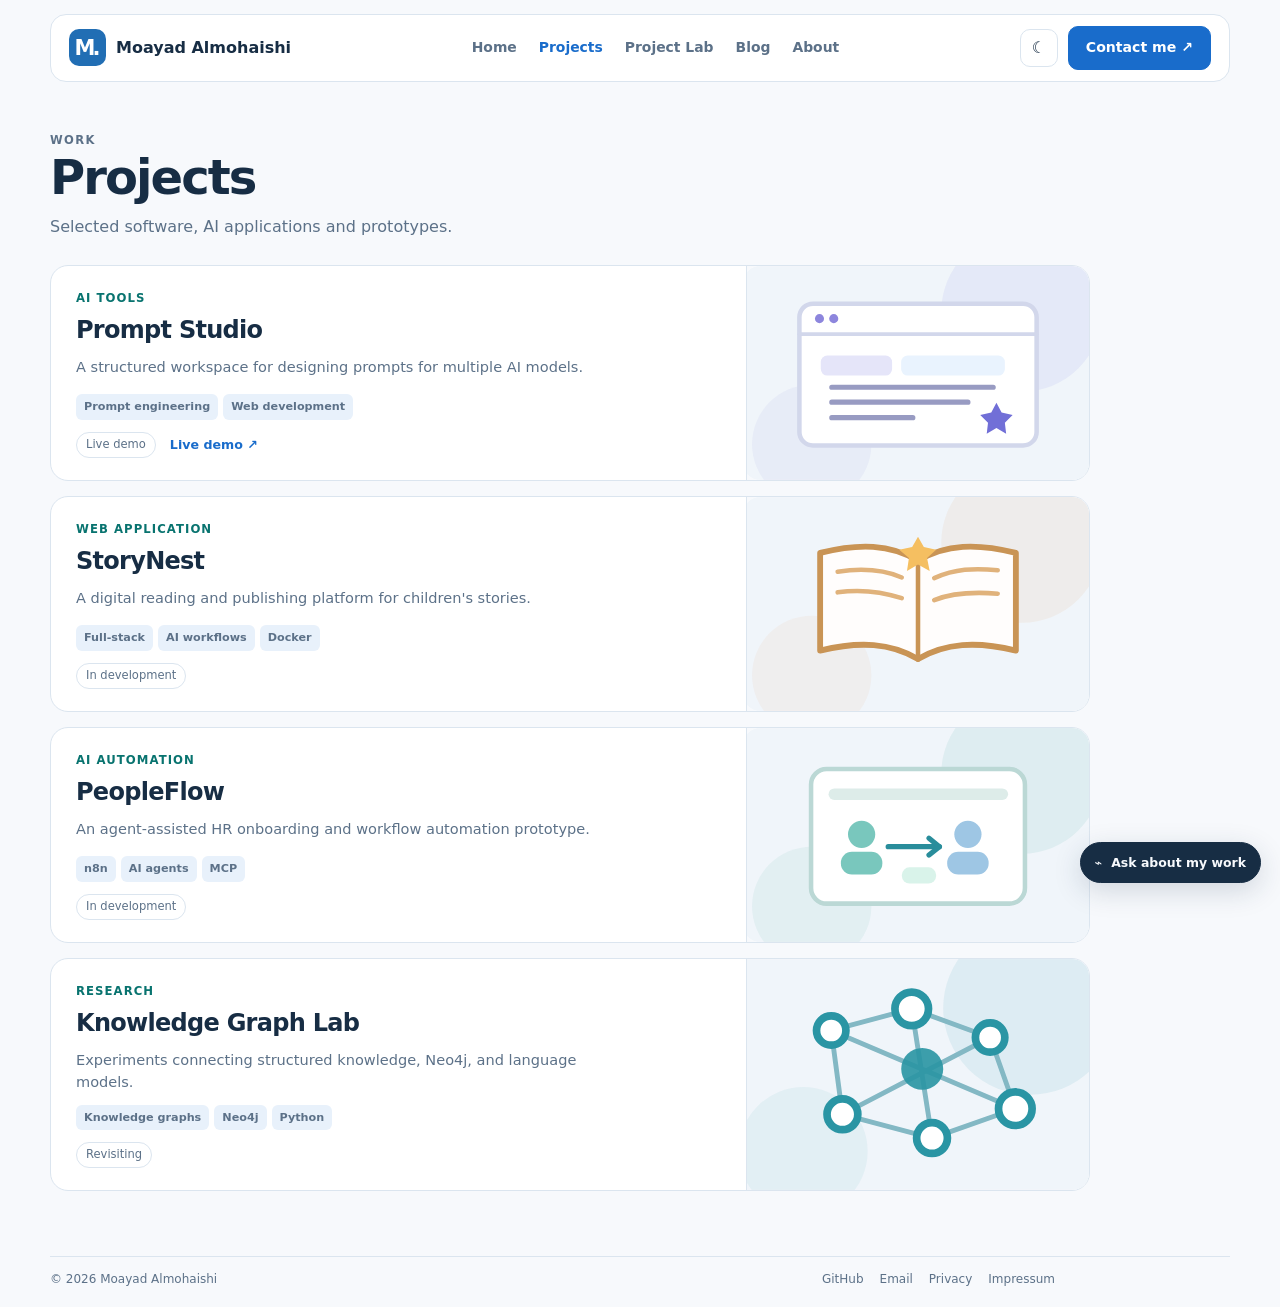
<file: site/projects/index.html>
<!doctype html><html lang="en"><head><meta charset="utf-8"><meta name="viewport" content="width=device-width, initial-scale=1"><meta name="theme-color" content="#f4f7fb"><meta name="description" content="Moayad Almohaishi — software engineer working with Agentic AI, knowledge graphs and workflow automation."><link rel="icon" type="image/svg+xml" href="../favicon.svg"><link rel="stylesheet" href="../assets/site.css"><title>Projects | Moayad Almohaishi</title><script src="../assets/theme.js"></script><script src="../assets/catalog.js" defer></script><script src="../assets/site.js" defer></script></head><body>
<header class="site-header"><div class="shell header-inner"><a href="../" class="brand"><span class="brand-mark">M.</span><span>Moayad Almohaishi</span></a><nav class="nav" id="nav" aria-label="Main navigation"><a href="../">Home</a><a href="../projects/" aria-current="page">Projects</a><a href="../lab/">Project Lab</a><a href="../blog/">Blog</a><a href="../about/">About</a><a class="nav-mobile-contact" href="mailto:moayad@almohaishi.dev">Contact me ↗</a></nav><div class="header-actions"><button id="theme-toggle" class="icon-btn" aria-label="Switch theme" title="Toggle light/dark">☾</button><button class="menu-btn" id="menu-toggle" aria-label="Open navigation" aria-expanded="false">☰</button><a href="mailto:moayad@almohaishi.dev" class="contact-btn">Contact me ↗</a></div></div></header>
<main class="shell page-main"><section class="page-heading"><p class="eyebrow">Work</p><h1>Projects</h1><p>Selected software, AI applications and prototypes.</p></section><div class="card-grid" id="content-list" data-type="projects" aria-live="polite"></div></main><footer class="shell footer"><span>© 2026 Moayad Almohaishi</span><div class="footer-links"><a href="https://github.com/moayadhn" target="_blank" rel="noopener noreferrer">GitHub</a><a href="mailto:moayad@almohaishi.dev">Email</a><a href="../privacy/">Privacy</a><a href="../impressum/">Impressum</a></div></footer><aside class="ask-panel" id="ask-panel" aria-label="Questions about Moayad" hidden><div class="ask-head"><div><strong>Ask about my work</strong><span>Projects, research and experience</span></div><button type="button" class="ask-close" id="ask-close" aria-label="Close questions">×</button></div><div id="ask-log" class="ask-log" aria-live="polite"><p class="ask-answer">Choose a topic below.</p></div><div class="ask-suggestions"><button type="button" data-question="projects">What projects have you made?</button><button type="button" data-question="background">What's your background?</button><button type="button" data-question="skills">What technologies do you use?</button><button type="button" data-question="research">How does research inform your work?</button><button type="button" data-question="automation">What do you automate?</button><button type="button" data-question="prompt-studio">What is Prompt Studio?</button><button type="button" data-question="firefighter">What is FireFighter?</button><button type="button" data-question="contact">How can I contact you?</button></div><p class="ask-disclaimer">Curated answers, chatbot is coming soon</p></aside><button class="ask-fab" type="button" id="ask-fab" aria-expanded="false" aria-controls="ask-panel" aria-label="Ask about my work">⌁ <span>Ask about my work</span></button></body></html>
</file>
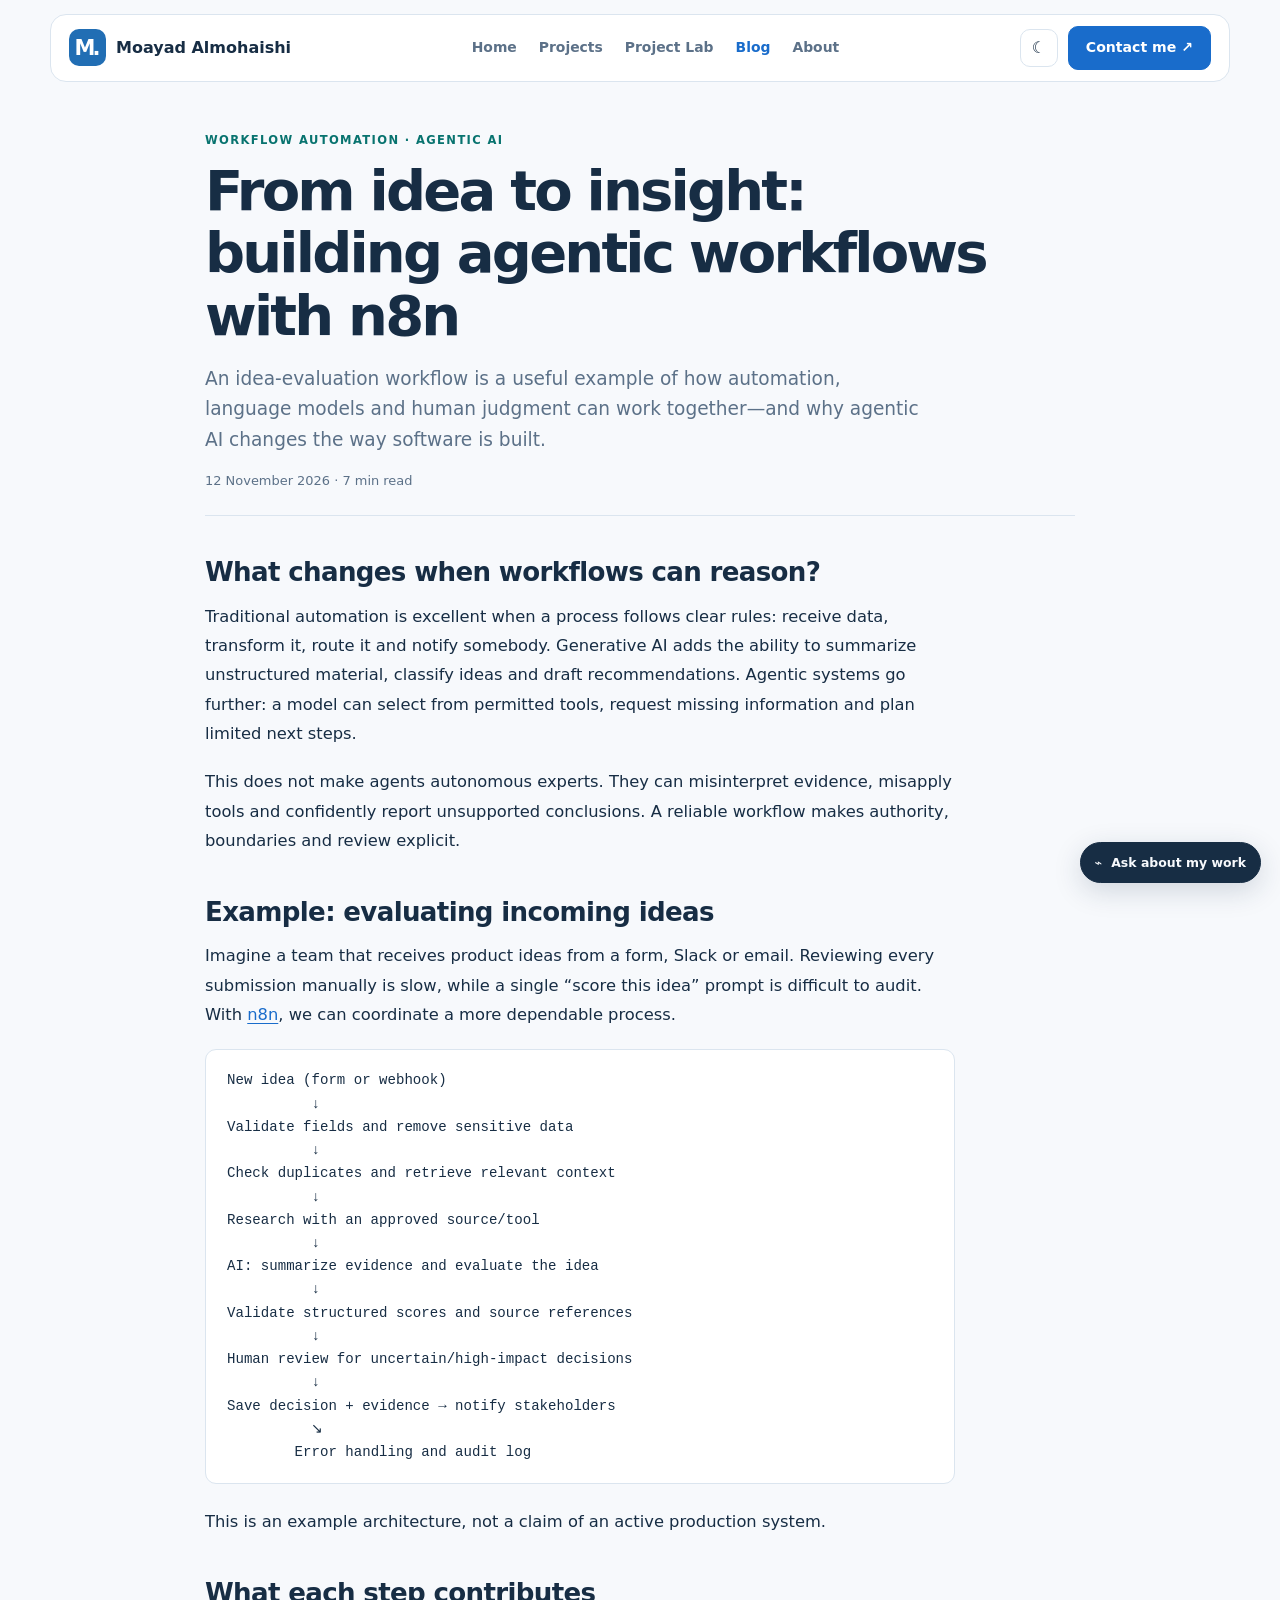
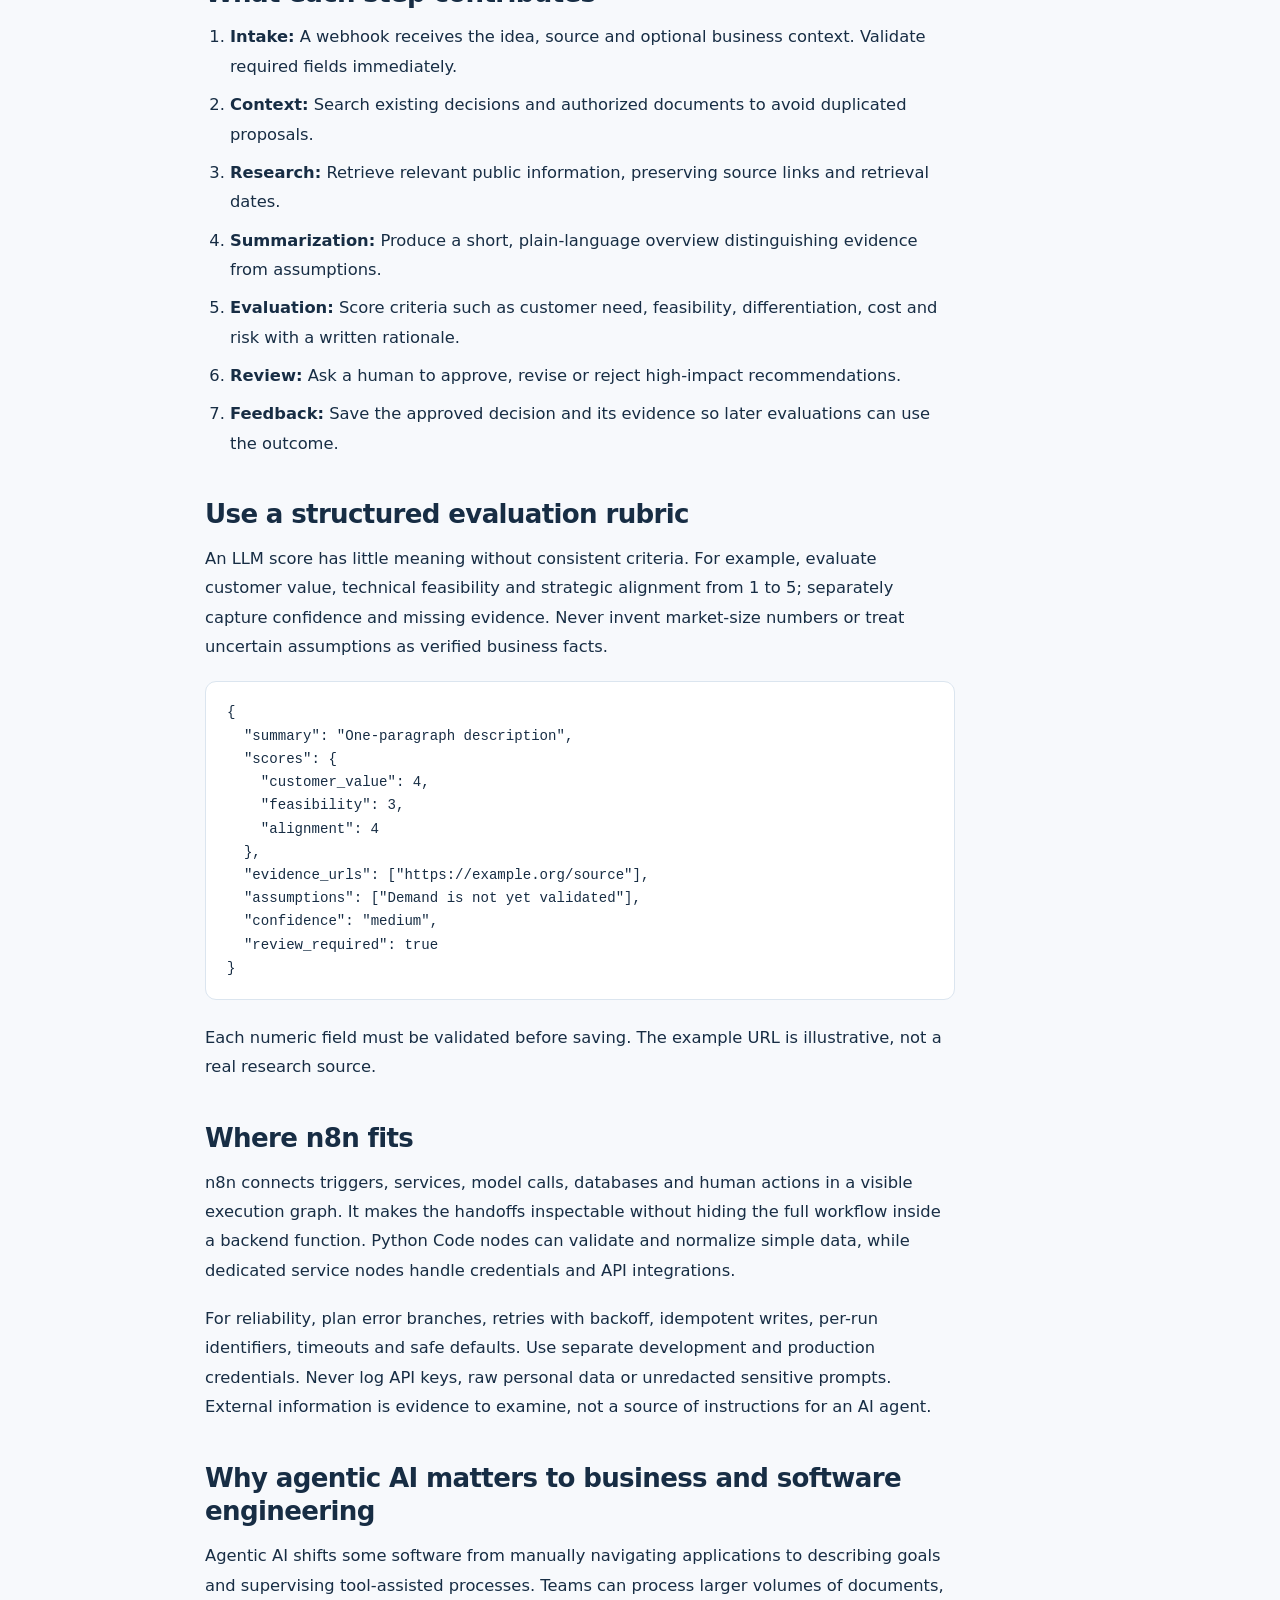
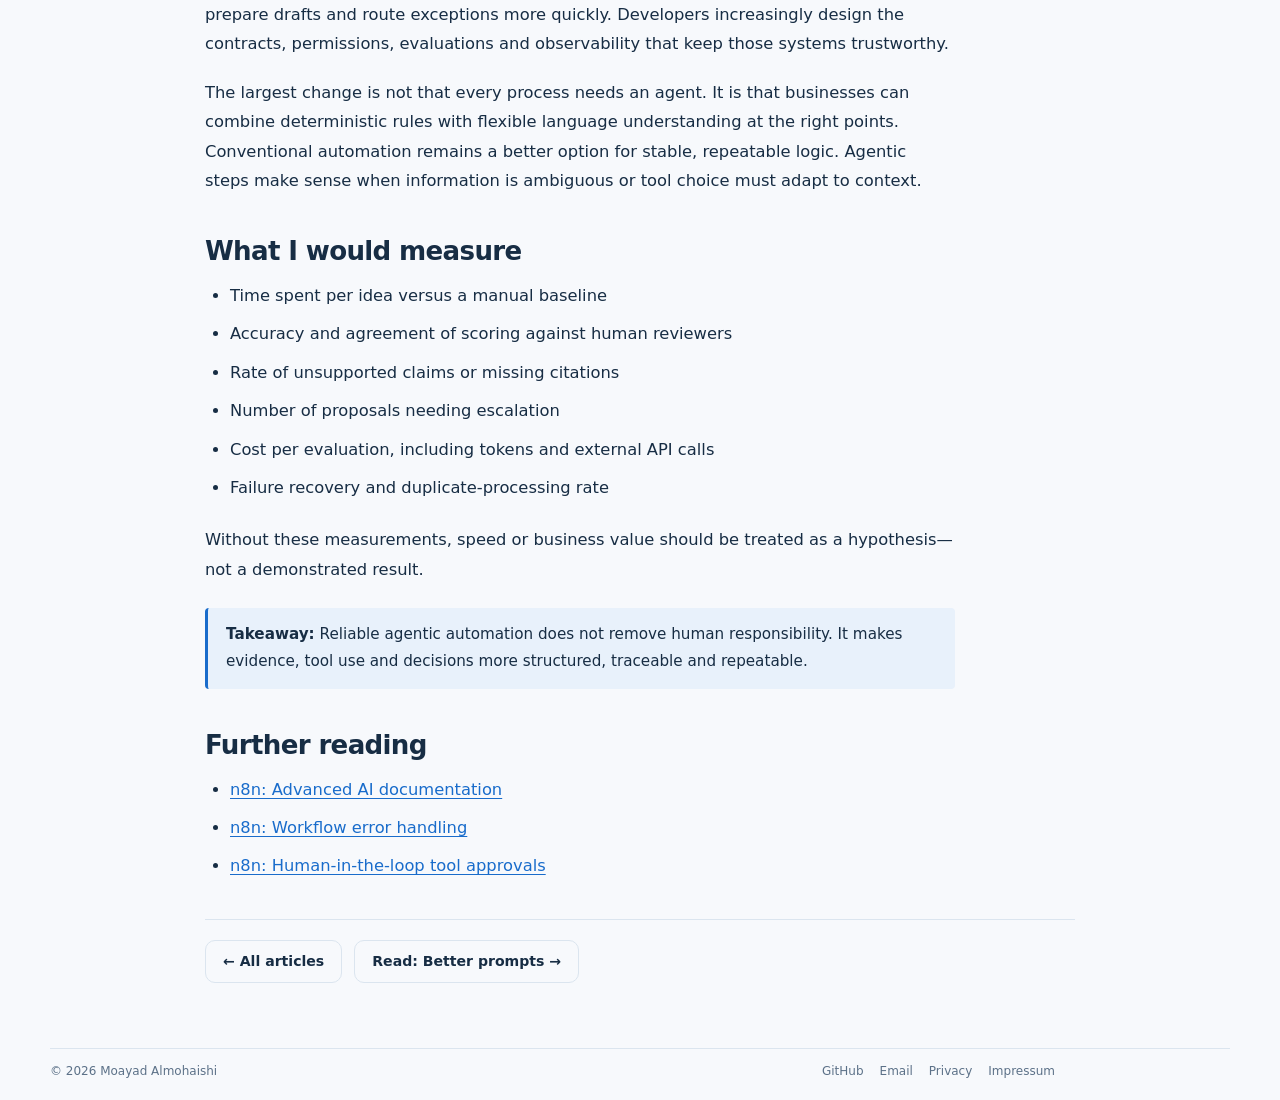
<file: site/blog/agentic-workflows/index.html>
<!doctype html><html lang="en"><!doctype html><html lang="en"><head><meta charset="utf-8"><meta name="viewport" content="width=device-width, initial-scale=1"><meta name="theme-color" content="#f4f7fb"><meta name="description" content="Practical workflow automation for idea evaluation, research, summarization, and human-reviewed AI."><link rel="icon" type="image/svg+xml" href="../../favicon.svg"><link rel="stylesheet" href="../../assets/site.css"><title>Agentic workflows with n8n | Moayad Almohaishi</title><script src="../../assets/theme.js"></script><script src="../../assets/catalog.js" defer></script><script src="../../assets/site.js" defer></script></head><body><header class="site-header"><div class="shell header-inner"><a href="../../" class="brand"><span class="brand-mark">M.</span><span>Moayad Almohaishi</span></a><nav class="nav" id="nav" aria-label="Main navigation"><a href="../../">Home</a><a href="../../projects/">Projects</a><a href="../../lab/">Project Lab</a><a href="../../blog/" aria-current="page">Blog</a><a href="../../about/">About</a><a class="nav-mobile-contact" href="mailto:moayad@almohaishi.dev">Contact me ↗</a></nav><div class="header-actions"><button id="theme-toggle" class="icon-btn" aria-label="Switch theme" title="Toggle light/dark">☾</button><button class="menu-btn" id="menu-toggle" aria-label="Open navigation" aria-expanded="false">☰</button><a href="mailto:moayad@almohaishi.dev" class="contact-btn">Contact me ↗</a></div></div></header><main class="shell page-main article-page"><article><header class="article-heading"><p class="eyebrow">Workflow automation · Agentic AI</p><h1>From idea to insight: building agentic workflows with n8n</h1><p class="article-lead">An idea-evaluation workflow is a useful example of how automation, language models and human judgment can work together—and why agentic AI changes the way software is built.</p><div class="article-meta">12 November 2026 · 7 min read</div></header><div class="article-body">
<h2>What changes when workflows can reason?</h2><p>Traditional automation is excellent when a process follows clear rules: receive data, transform it, route it and notify somebody. Generative AI adds the ability to summarize unstructured material, classify ideas and draft recommendations. Agentic systems go further: a model can select from permitted tools, request missing information and plan limited next steps.</p><p>This does not make agents autonomous experts. They can misinterpret evidence, misapply tools and confidently report unsupported conclusions. A reliable workflow makes authority, boundaries and review explicit.</p>
<h2>Example: evaluating incoming ideas</h2><p>Imagine a team that receives product ideas from a form, Slack or email. Reviewing every submission manually is slow, while a single “score this idea” prompt is difficult to audit. With <a href="https://n8n.io/" target="_blank" rel="noopener noreferrer">n8n</a>, we can coordinate a more dependable process.</p>
<pre><code>New idea (form or webhook)
          ↓
Validate fields and remove sensitive data
          ↓
Check duplicates and retrieve relevant context
          ↓
Research with an approved source/tool
          ↓
AI: summarize evidence and evaluate the idea
          ↓
Validate structured scores and source references
          ↓
Human review for uncertain/high-impact decisions
          ↓
Save decision + evidence → notify stakeholders
          ↘
        Error handling and audit log</code></pre>
<p>This is an example architecture, not a claim of an active production system.</p>
<h2>What each step contributes</h2><ol><li><strong>Intake:</strong> A webhook receives the idea, source and optional business context. Validate required fields immediately.</li><li><strong>Context:</strong> Search existing decisions and authorized documents to avoid duplicated proposals.</li><li><strong>Research:</strong> Retrieve relevant public information, preserving source links and retrieval dates.</li><li><strong>Summarization:</strong> Produce a short, plain-language overview distinguishing evidence from assumptions.</li><li><strong>Evaluation:</strong> Score criteria such as customer need, feasibility, differentiation, cost and risk with a written rationale.</li><li><strong>Review:</strong> Ask a human to approve, revise or reject high-impact recommendations.</li><li><strong>Feedback:</strong> Save the approved decision and its evidence so later evaluations can use the outcome.</li></ol>
<h2>Use a structured evaluation rubric</h2><p>An LLM score has little meaning without consistent criteria. For example, evaluate customer value, technical feasibility and strategic alignment from 1 to 5; separately capture confidence and missing evidence. Never invent market-size numbers or treat uncertain assumptions as verified business facts.</p><pre><code>{
  "summary": "One-paragraph description",
  "scores": {
    "customer_value": 4,
    "feasibility": 3,
    "alignment": 4
  },
  "evidence_urls": ["https://example.org/source"],
  "assumptions": ["Demand is not yet validated"],
  "confidence": "medium",
  "review_required": true
}</code></pre><p>Each numeric field must be validated before saving. The example URL is illustrative, not a real research source.</p>
<h2>Where n8n fits</h2><p>n8n connects triggers, services, model calls, databases and human actions in a visible execution graph. It makes the handoffs inspectable without hiding the full workflow inside a backend function. Python Code nodes can validate and normalize simple data, while dedicated service nodes handle credentials and API integrations.</p><p>For reliability, plan error branches, retries with backoff, idempotent writes, per-run identifiers, timeouts and safe defaults. Use separate development and production credentials. Never log API keys, raw personal data or unredacted sensitive prompts. External information is evidence to examine, not a source of instructions for an AI agent.</p>
<h2>Why agentic AI matters to business and software engineering</h2><p>Agentic AI shifts some software from manually navigating applications to describing goals and supervising tool-assisted processes. Teams can process larger volumes of documents, prepare drafts and route exceptions more quickly. Developers increasingly design the contracts, permissions, evaluations and observability that keep those systems trustworthy.</p><p>The largest change is not that every process needs an agent. It is that businesses can combine deterministic rules with flexible language understanding at the right points. Conventional automation remains a better option for stable, repeatable logic. Agentic steps make sense when information is ambiguous or tool choice must adapt to context.</p>
<h2>What I would measure</h2><ul><li>Time spent per idea versus a manual baseline</li><li>Accuracy and agreement of scoring against human reviewers</li><li>Rate of unsupported claims or missing citations</li><li>Number of proposals needing escalation</li><li>Cost per evaluation, including tokens and external API calls</li><li>Failure recovery and duplicate-processing rate</li></ul><p>Without these measurements, speed or business value should be treated as a hypothesis—not a demonstrated result.</p>
<div class="article-note"><strong>Takeaway:</strong> Reliable agentic automation does not remove human responsibility. It makes evidence, tool use and decisions more structured, traceable and repeatable.</div>
<h2>Further reading</h2><ul><li><a href="https://docs.n8n.io/advanced-ai/" target="_blank" rel="noopener noreferrer">n8n: Advanced AI documentation</a></li><li><a href="https://docs.n8n.io/flow-logic/error-handling/" target="_blank" rel="noopener noreferrer">n8n: Workflow error handling</a></li><li><a href="https://docs.n8n.io/advanced-ai/human-in-the-loop-tools/" target="_blank" rel="noopener noreferrer">n8n: Human-in-the-loop tool approvals</a></li></ul></div><nav class="article-bottom" aria-label="More articles"><a class="btn secondary" href="../">← All articles</a><a class="btn secondary" href="../better-prompts/">Read: Better prompts →</a></nav></article></main><footer class="shell footer"><span>© 2026 Moayad Almohaishi</span><div class="footer-links"><a href="https://github.com/moayadhn" target="_blank" rel="noopener noreferrer">GitHub</a><a href="mailto:moayad@almohaishi.dev">Email</a><a href="../../privacy/">Privacy</a><a href="../../impressum/">Impressum</a></div></footer><aside class="ask-panel" id="ask-panel" aria-label="Questions about Moayad" hidden><div class="ask-head"><div><strong>Ask about my work</strong><span>Projects, research and experience</span></div><button type="button" class="ask-close" id="ask-close" aria-label="Close questions">×</button></div><div id="ask-log" class="ask-log" aria-live="polite"><p class="ask-answer">Choose a topic below.</p></div><div class="ask-suggestions"><button type="button" data-question="projects">What projects have you made?</button><button type="button" data-question="background">What's your background?</button><button type="button" data-question="skills">What technologies do you use?</button><button type="button" data-question="research">How does research inform your work?</button><button type="button" data-question="automation">What do you automate?</button><button type="button" data-question="prompt-studio">What is Prompt Studio?</button><button type="button" data-question="firefighter">What is FireFighter?</button><button type="button" data-question="contact">How can I contact you?</button></div><p class="ask-disclaimer">Curated answers, chatbot is coming soon</p></aside><button class="ask-fab" type="button" id="ask-fab" aria-expanded="false" aria-controls="ask-panel" aria-label="Ask about my work">⌁ <span>Ask about my work</span></button></body></html>
</file>
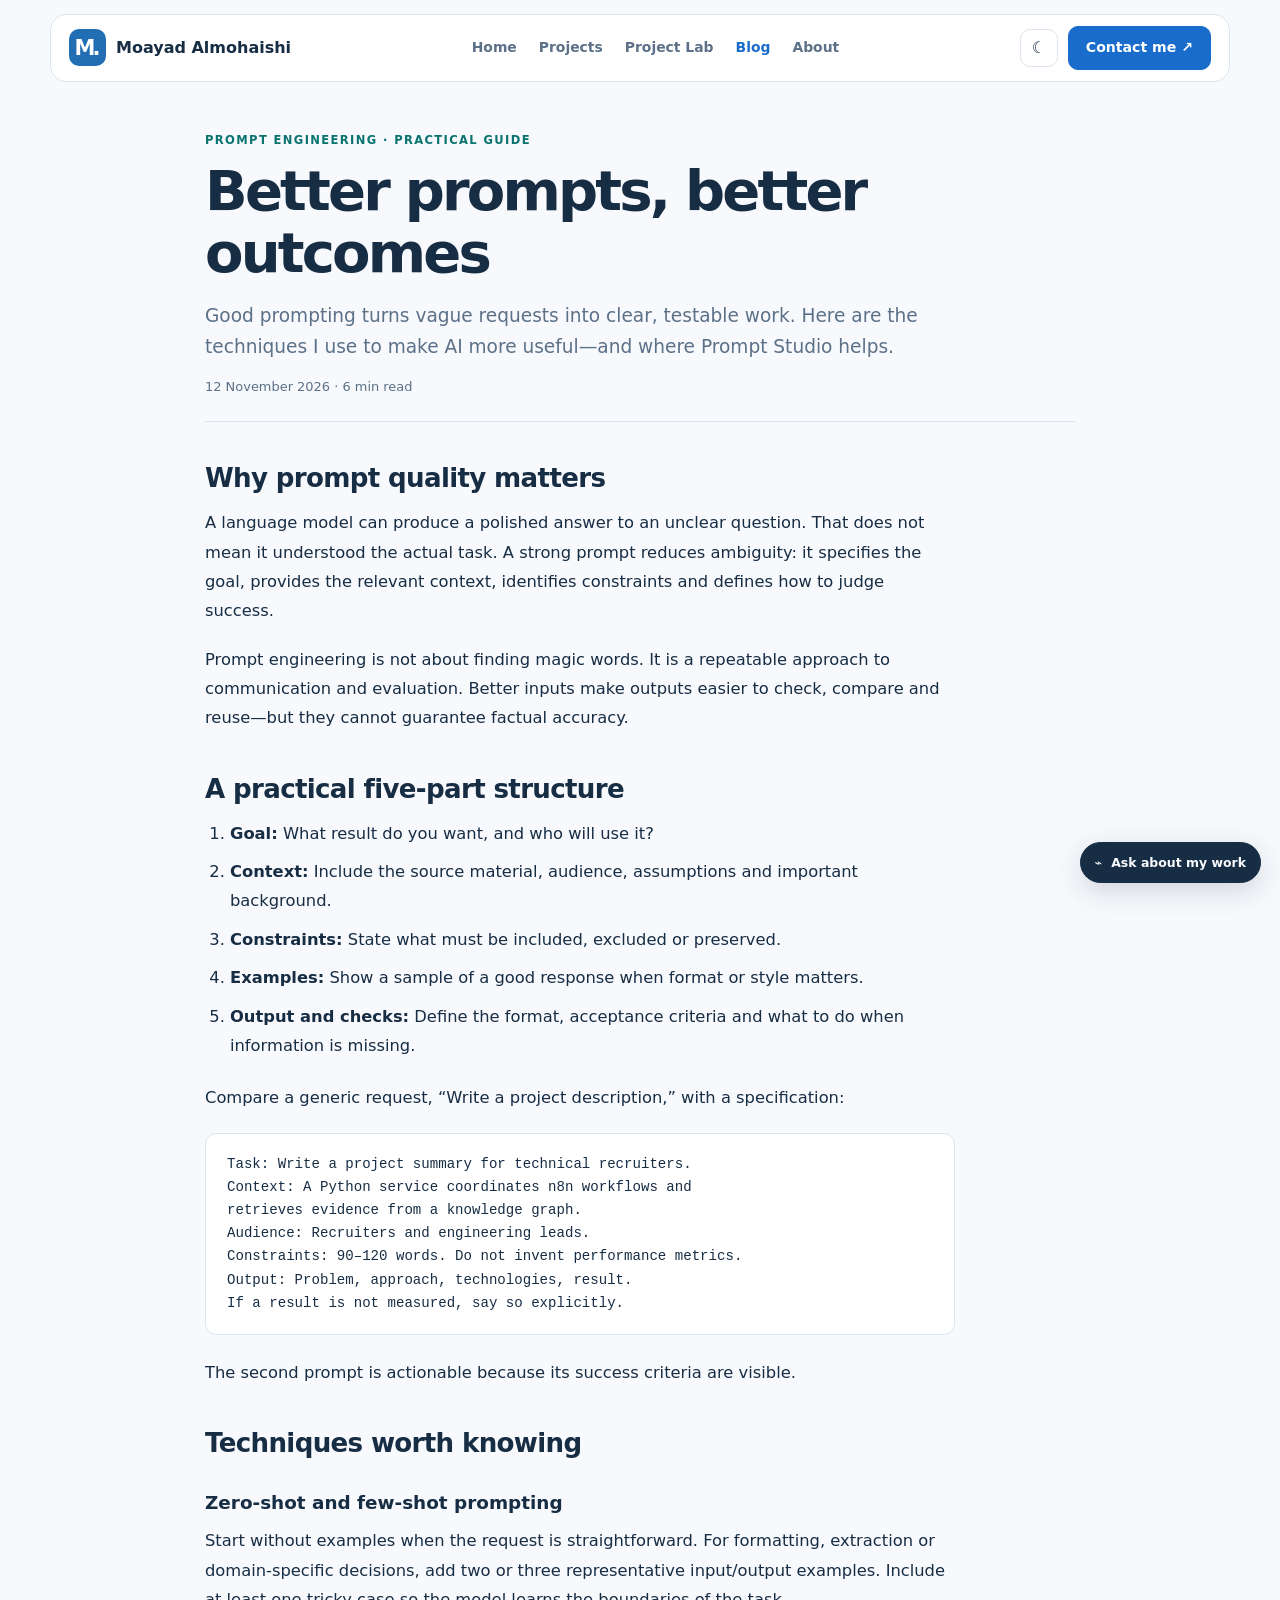
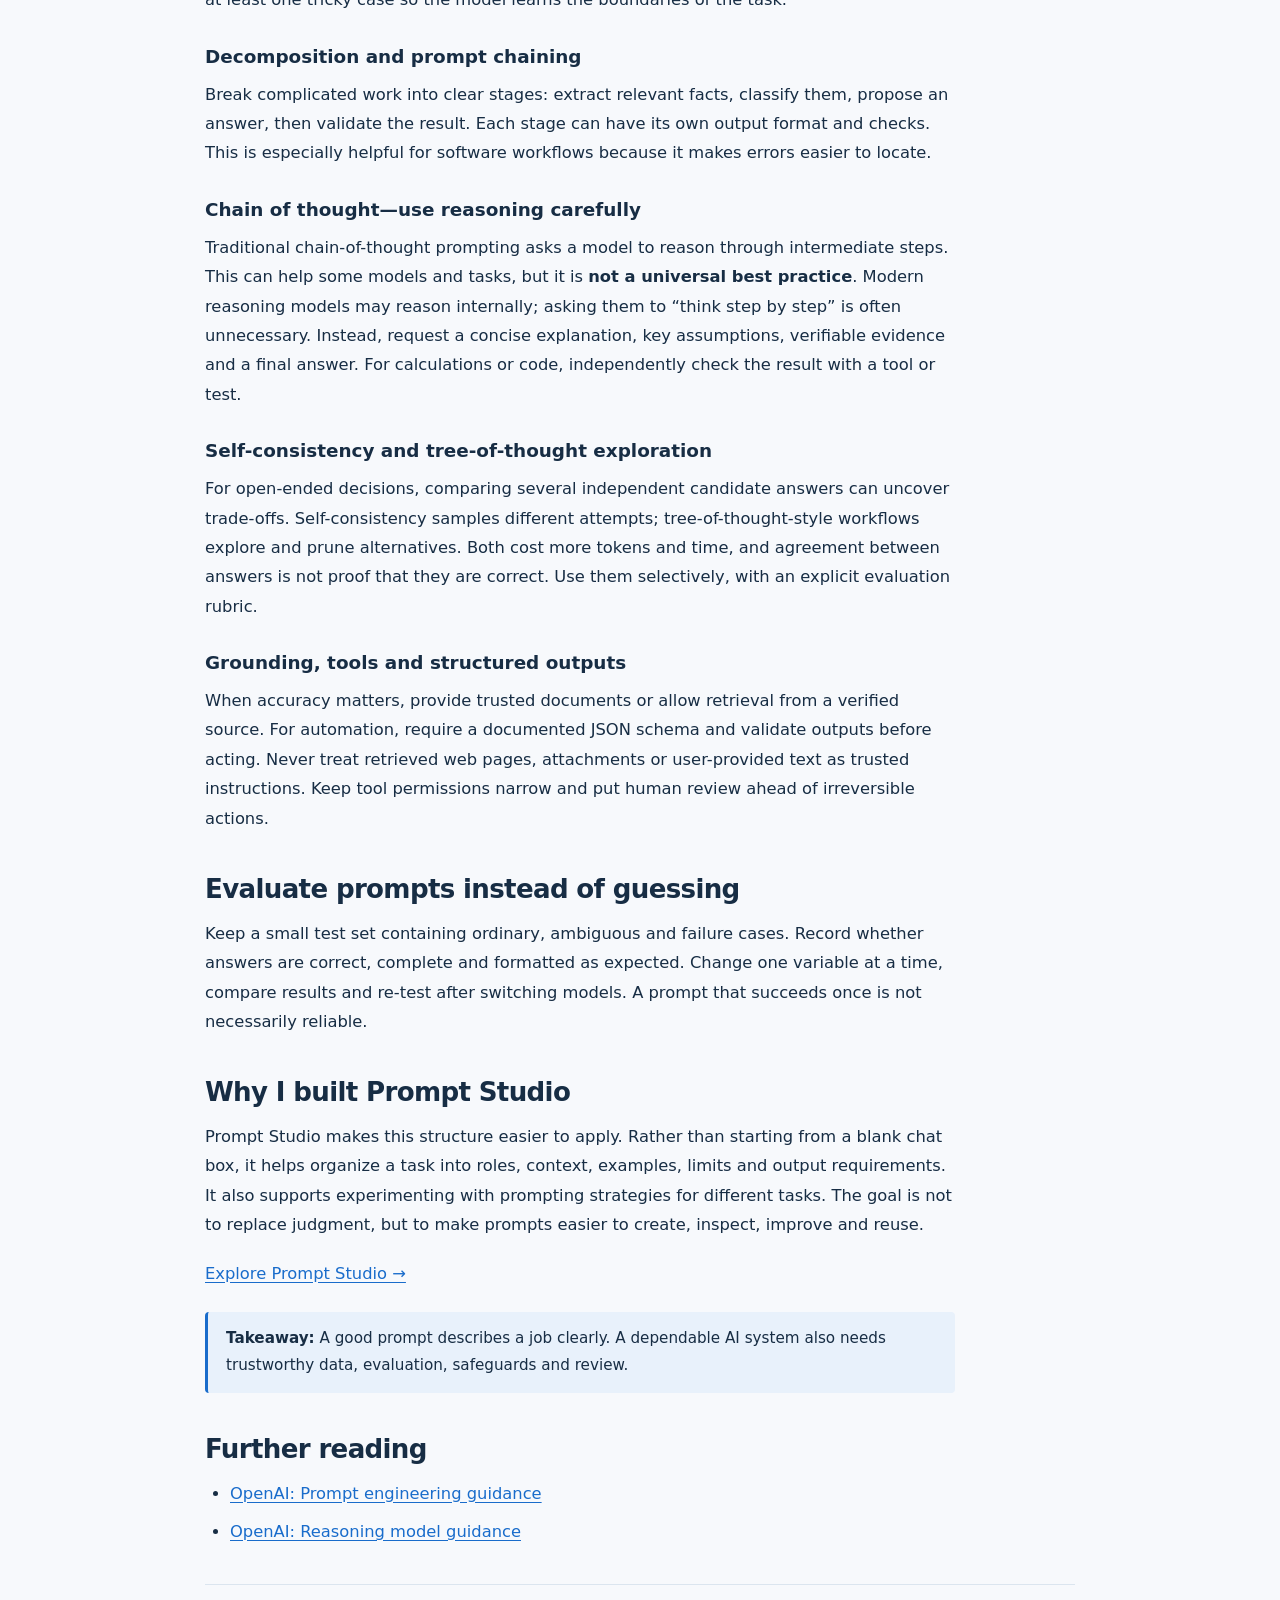
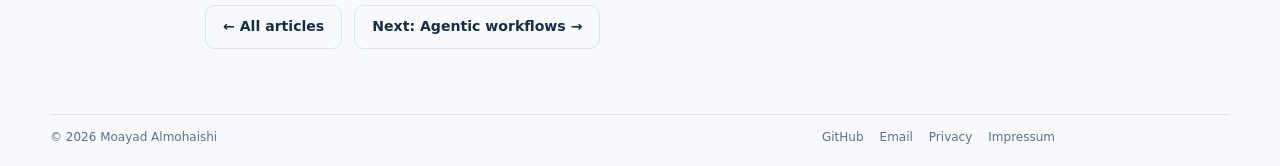
<file: site/blog/better-prompts/index.html>
<!doctype html><html lang="en"><!doctype html><html lang="en"><head><meta charset="utf-8"><meta name="viewport" content="width=device-width, initial-scale=1"><meta name="theme-color" content="#f4f7fb"><meta name="description" content="Prompt engineering tips: context, examples, evaluation, reasoning, and Prompt Studio."><link rel="icon" type="image/svg+xml" href="../../favicon.svg"><link rel="stylesheet" href="../../assets/site.css"><title>Better prompts, better outcomes | Moayad Almohaishi</title><script src="../../assets/theme.js"></script><script src="../../assets/catalog.js" defer></script><script src="../../assets/site.js" defer></script></head><body><header class="site-header"><div class="shell header-inner"><a href="../../" class="brand"><span class="brand-mark">M.</span><span>Moayad Almohaishi</span></a><nav class="nav" id="nav" aria-label="Main navigation"><a href="../../">Home</a><a href="../../projects/">Projects</a><a href="../../lab/">Project Lab</a><a href="../../blog/" aria-current="page">Blog</a><a href="../../about/">About</a><a class="nav-mobile-contact" href="mailto:moayad@almohaishi.dev">Contact me ↗</a></nav><div class="header-actions"><button id="theme-toggle" class="icon-btn" aria-label="Switch theme" title="Toggle light/dark">☾</button><button class="menu-btn" id="menu-toggle" aria-label="Open navigation" aria-expanded="false">☰</button><a href="mailto:moayad@almohaishi.dev" class="contact-btn">Contact me ↗</a></div></div></header><main class="shell page-main article-page"><article><header class="article-heading"><p class="eyebrow">Prompt engineering · Practical guide</p><h1>Better prompts, better outcomes</h1><p class="article-lead">Good prompting turns vague requests into clear, testable work. Here are the techniques I use to make AI more useful—and where Prompt Studio helps.</p><div class="article-meta">12 November 2026 · 6 min read</div></header><div class="article-body">
<h2>Why prompt quality matters</h2><p>A language model can produce a polished answer to an unclear question. That does not mean it understood the actual task. A strong prompt reduces ambiguity: it specifies the goal, provides the relevant context, identifies constraints and defines how to judge success.</p><p>Prompt engineering is not about finding magic words. It is a repeatable approach to communication and evaluation. Better inputs make outputs easier to check, compare and reuse—but they cannot guarantee factual accuracy.</p>
<h2>A practical five-part structure</h2><ol><li><strong>Goal:</strong> What result do you want, and who will use it?</li><li><strong>Context:</strong> Include the source material, audience, assumptions and important background.</li><li><strong>Constraints:</strong> State what must be included, excluded or preserved.</li><li><strong>Examples:</strong> Show a sample of a good response when format or style matters.</li><li><strong>Output and checks:</strong> Define the format, acceptance criteria and what to do when information is missing.</li></ol>
<p>Compare a generic request, “Write a project description,” with a specification:</p><pre><code>Task: Write a project summary for technical recruiters.
Context: A Python service coordinates n8n workflows and
retrieves evidence from a knowledge graph.
Audience: Recruiters and engineering leads.
Constraints: 90–120 words. Do not invent performance metrics.
Output: Problem, approach, technologies, result.
If a result is not measured, say so explicitly.</code></pre><p>The second prompt is actionable because its success criteria are visible.</p>
<h2>Techniques worth knowing</h2><h3>Zero-shot and few-shot prompting</h3><p>Start without examples when the request is straightforward. For formatting, extraction or domain-specific decisions, add two or three representative input/output examples. Include at least one tricky case so the model learns the boundaries of the task.</p>
<h3>Decomposition and prompt chaining</h3><p>Break complicated work into clear stages: extract relevant facts, classify them, propose an answer, then validate the result. Each stage can have its own output format and checks. This is especially helpful for software workflows because it makes errors easier to locate.</p>
<h3>Chain of thought—use reasoning carefully</h3><p>Traditional chain-of-thought prompting asks a model to reason through intermediate steps. This can help some models and tasks, but it is <strong>not a universal best practice</strong>. Modern reasoning models may reason internally; asking them to “think step by step” is often unnecessary. Instead, request a concise explanation, key assumptions, verifiable evidence and a final answer. For calculations or code, independently check the result with a tool or test.</p>
<h3>Self-consistency and tree-of-thought exploration</h3><p>For open-ended decisions, comparing several independent candidate answers can uncover trade-offs. Self-consistency samples different attempts; tree-of-thought-style workflows explore and prune alternatives. Both cost more tokens and time, and agreement between answers is not proof that they are correct. Use them selectively, with an explicit evaluation rubric.</p>
<h3>Grounding, tools and structured outputs</h3><p>When accuracy matters, provide trusted documents or allow retrieval from a verified source. For automation, require a documented JSON schema and validate outputs before acting. Never treat retrieved web pages, attachments or user-provided text as trusted instructions. Keep tool permissions narrow and put human review ahead of irreversible actions.</p>
<h2>Evaluate prompts instead of guessing</h2><p>Keep a small test set containing ordinary, ambiguous and failure cases. Record whether answers are correct, complete and formatted as expected. Change one variable at a time, compare results and re-test after switching models. A prompt that succeeds once is not necessarily reliable.</p>
<h2>Why I built Prompt Studio</h2><p>Prompt Studio makes this structure easier to apply. Rather than starting from a blank chat box, it helps organize a task into roles, context, examples, limits and output requirements. It also supports experimenting with prompting strategies for different tasks. The goal is not to replace judgment, but to make prompts easier to create, inspect, improve and reuse.</p><p><a href="https://prompt.almohaishi.dev" target="_blank" rel="noopener noreferrer">Explore Prompt Studio →</a></p>
<div class="article-note"><strong>Takeaway:</strong> A good prompt describes a job clearly. A dependable AI system also needs trustworthy data, evaluation, safeguards and review.</div>
<h2>Further reading</h2><ul><li><a href="https://platform.openai.com/docs/guides/prompt-engineering" target="_blank" rel="noopener noreferrer">OpenAI: Prompt engineering guidance</a></li><li><a href="https://platform.openai.com/docs/guides/reasoning-best-practices" target="_blank" rel="noopener noreferrer">OpenAI: Reasoning model guidance</a></li></ul></div><nav class="article-bottom" aria-label="More articles"><a class="btn secondary" href="../">← All articles</a><a class="btn secondary" href="../agentic-workflows/">Next: Agentic workflows →</a></nav></article></main><footer class="shell footer"><span>© 2026 Moayad Almohaishi</span><div class="footer-links"><a href="https://github.com/moayadhn" target="_blank" rel="noopener noreferrer">GitHub</a><a href="mailto:moayad@almohaishi.dev">Email</a><a href="../../privacy/">Privacy</a><a href="../../impressum/">Impressum</a></div></footer><aside class="ask-panel" id="ask-panel" aria-label="Questions about Moayad" hidden><div class="ask-head"><div><strong>Ask about my work</strong><span>Projects, research and experience</span></div><button type="button" class="ask-close" id="ask-close" aria-label="Close questions">×</button></div><div id="ask-log" class="ask-log" aria-live="polite"><p class="ask-answer">Choose a topic below.</p></div><div class="ask-suggestions"><button type="button" data-question="projects">What projects have you made?</button><button type="button" data-question="background">What's your background?</button><button type="button" data-question="skills">What technologies do you use?</button><button type="button" data-question="research">How does research inform your work?</button><button type="button" data-question="automation">What do you automate?</button><button type="button" data-question="prompt-studio">What is Prompt Studio?</button><button type="button" data-question="firefighter">What is FireFighter?</button><button type="button" data-question="contact">How can I contact you?</button></div><p class="ask-disclaimer">Curated answers, chatbot is coming soon</p></aside><button class="ask-fab" type="button" id="ask-fab" aria-expanded="false" aria-controls="ask-panel" aria-label="Ask about my work">⌁ <span>Ask about my work</span></button></body></html>
</file>
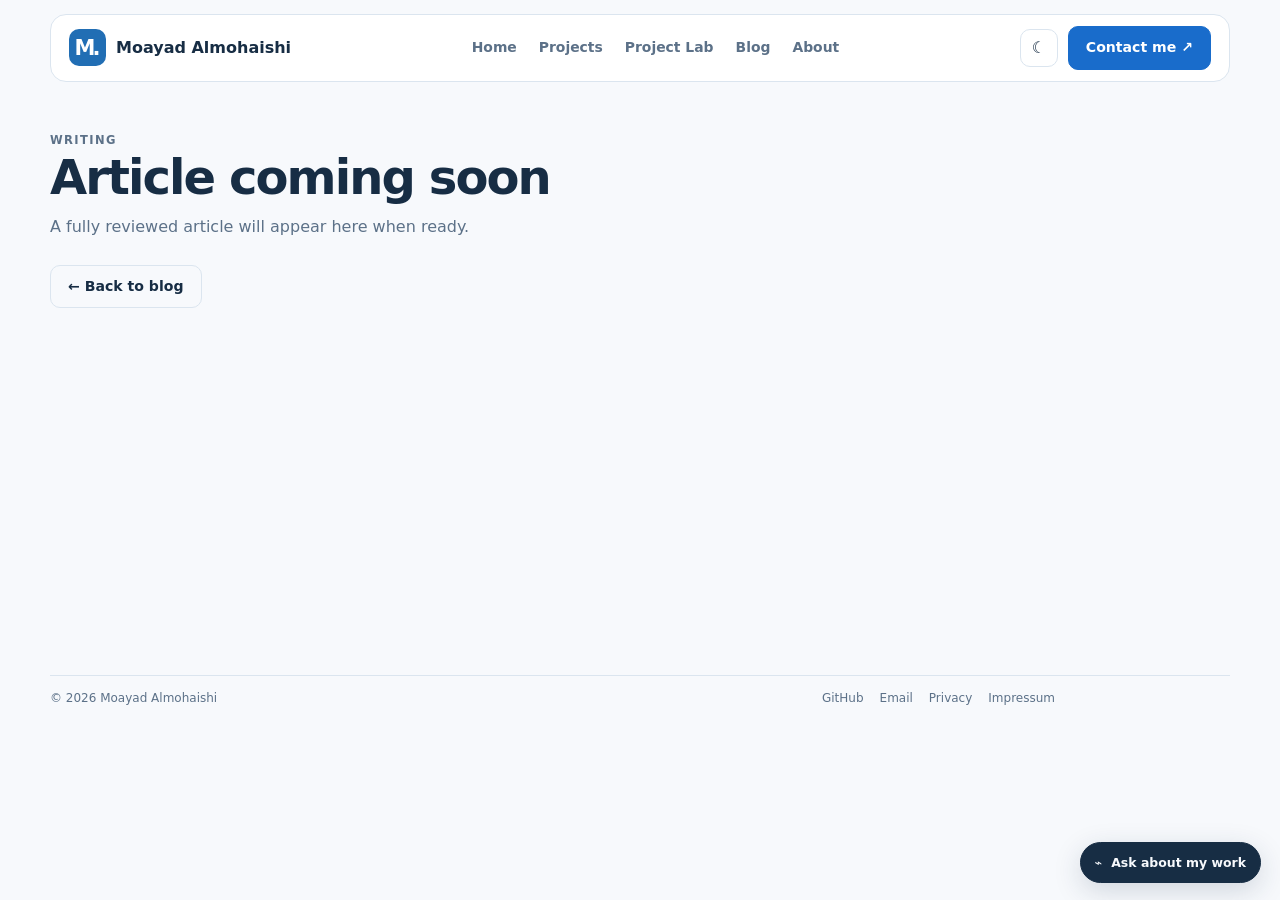
<file: site/blog/coming-soon/index.html>
<!doctype html><html lang="en"><head><meta charset="utf-8"><meta name="viewport" content="width=device-width, initial-scale=1"><meta name="theme-color" content="#f4f7fb"><meta name="description" content="Moayad Almohaishi — software engineer working with Agentic AI, knowledge graphs and workflow automation."><link rel="icon" type="image/svg+xml" href="../../favicon.svg"><link rel="stylesheet" href="../../assets/site.css"><title>Article coming soon | Moayad Almohaishi</title><script src="../../assets/theme.js"></script><script src="../../assets/catalog.js" defer></script><script src="../../assets/site.js" defer></script></head><body>
<header class="site-header"><div class="shell header-inner"><a href="../../" class="brand"><span class="brand-mark">M.</span><span>Moayad Almohaishi</span></a><nav class="nav" id="nav" aria-label="Main navigation"><a href="../../">Home</a><a href="../../projects/">Projects</a><a href="../../lab/">Project Lab</a><a href="../../blog/">Blog</a><a href="../../about/">About</a><a class="nav-mobile-contact" href="mailto:moayad@almohaishi.dev">Contact me ↗</a></nav><div class="header-actions"><button id="theme-toggle" class="icon-btn" aria-label="Switch theme" title="Toggle light/dark">☾</button><button class="menu-btn" id="menu-toggle" aria-label="Open navigation" aria-expanded="false">☰</button><a href="mailto:moayad@almohaishi.dev" class="contact-btn">Contact me ↗</a></div></div></header>
<main class="shell page-main"><section class="page-heading"><p class="eyebrow">Writing</p><h1>Article coming soon</h1><p>A fully reviewed article will appear here when ready.</p></section><a class="btn secondary" href="../../blog/">← Back to blog</a></main><footer class="shell footer"><span>© 2026 Moayad Almohaishi</span><div class="footer-links"><a href="https://github.com/moayadhn" target="_blank" rel="noopener noreferrer">GitHub</a><a href="mailto:moayad@almohaishi.dev">Email</a><a href="../../privacy/">Privacy</a><a href="../../impressum/">Impressum</a></div></footer><aside class="ask-panel" id="ask-panel" aria-label="Questions about Moayad" hidden><div class="ask-head"><div><strong>Ask about my work</strong><span>Projects, research and experience</span></div><button type="button" class="ask-close" id="ask-close" aria-label="Close questions">×</button></div><div id="ask-log" class="ask-log" aria-live="polite"><p class="ask-answer">Choose a topic below.</p></div><div class="ask-suggestions"><button type="button" data-question="projects">What projects have you made?</button><button type="button" data-question="background">What's your background?</button><button type="button" data-question="skills">What technologies do you use?</button><button type="button" data-question="research">How does research inform your work?</button><button type="button" data-question="automation">What do you automate?</button><button type="button" data-question="prompt-studio">What is Prompt Studio?</button><button type="button" data-question="firefighter">What is FireFighter?</button><button type="button" data-question="contact">How can I contact you?</button></div><p class="ask-disclaimer">Curated answers, chatbot is coming soon</p></aside><button class="ask-fab" type="button" id="ask-fab" aria-expanded="false" aria-controls="ask-panel" aria-label="Ask about my work">⌁ <span>Ask about my work</span></button></body></html>
</file>
<file: site/assets/site.css>
:root{color-scheme:light;--bg:#f4f7fb;--bg2:#e9f1f9;--panel:#ffffffd9;--panel-solid:#fff;--text:#172d44;--muted:#5c7188;--line:#cfdae8;--accent:#196ccb;--accent2:#0c928e;--chip:#e8f1fb;--shadow:0 8px 28px rgba(27,57,88,.07)}
:root[data-theme="dark"]{color-scheme:dark;--bg:#14263c;--bg2:#1b3450;--panel:#213a55df;--panel-solid:#213a55;--text:#ecf6ff;--muted:#afc3d7;--line:#3f5974;--accent:#77bbff;--accent2:#69ded2;--chip:#294967;--shadow:0 8px 25px rgba(0,0,0,.12)}
*{box-sizing:border-box}html{scroll-behavior:smooth}body{margin:0;background:radial-gradient(ellipse at 78% 7%,var(--bg2),transparent 53%),var(--bg);color:var(--text);font:16px/1.55 system-ui,-apple-system,BlinkMacSystemFont,'Segoe UI',sans-serif;min-height:100vh}a{color:inherit;text-decoration:none}button,input{font:inherit}button{cursor:pointer}button:focus-visible,a:focus-visible,input:focus-visible{outline:3px solid var(--accent2);outline-offset:3px}.shell{width:min(1180px,calc(100% - 52px));margin:auto}.site-header{padding:18px 0 8px}.header-inner{display:flex;align-items:center;gap:24px;border:1px solid var(--line);border-radius:16px;padding:11px 18px;background:var(--panel);backdrop-filter:blur(14px);box-shadow:var(--shadow)}.brand{display:flex;align-items:center;gap:10px;font-weight:750;white-space:nowrap;font-size:1rem}.brand-mark{display:grid;place-items:center;width:37px;height:37px;border-radius:10px;background:#216eb4;color:#fff;letter-spacing:-3px;font-weight:850;font-size:21px;padding-right:3px}.nav{display:flex;gap:22px;align-items:center;margin:auto;font-size:.87rem;font-weight:600}.nav a{color:var(--muted)}.nav a:hover,.nav a[aria-current="page"]{color:var(--accent)}.header-actions{display:flex;align-items:center;gap:10px}.icon-btn,.menu-btn{display:grid;place-items:center;width:38px;height:38px;background:transparent;border:1px solid var(--line);color:var(--text);border-radius:10px}.menu-btn{display:none}.contact-btn,.btn{display:inline-flex;align-items:center;justify-content:center;gap:9px;padding:10px 17px;border-radius:10px;border:1px solid var(--accent);background:var(--accent);color:#fff;font-weight:700;font-size:.88rem;transition:transform .18s,box-shadow .18s}.contact-btn:hover,.btn:hover{transform:translateY(-2px);box-shadow:0 5px 15px rgba(25,108,203,.16)}.btn.secondary{color:var(--text);background:transparent;border-color:var(--line)}.btn.sm{font-size:.79rem;padding:8px 11px}.hero{display:grid;grid-template-columns:minmax(0,1.1fr) minmax(0,.9fr);align-items:center;min-height:345px;gap:16px;padding:17px 2px 5px}.eyebrow{color:var(--accent2);font-weight:800;letter-spacing:.12em;text-transform:uppercase;font-size:.72rem;margin:0 0 10px}.hero h1{font-size:clamp(2rem,3.5vw,3.3rem);line-height:1.12;letter-spacing:-.045em;margin:0 0 14px;font-weight:800;max-width:700px}.hero h1 span{color:var(--accent)}.intro{color:var(--muted);font-size:.97rem;max-width:590px;margin:0 0 18px}.skills{display:flex;gap:7px;flex-wrap:wrap;margin-bottom:18px}.skill{padding:6px 10px;background:var(--chip);border:1px solid var(--line);border-radius:8px;font-size:.75rem;font-weight:650}.hero-buttons{display:flex;gap:10px;flex-wrap:wrap}.hero-art{width:100%;max-width:510px;justify-self:end;filter:drop-shadow(0 15px 15px rgba(28,79,111,.08));animation:floaty 7s ease-in-out infinite}.three-cards{display:grid;grid-template-columns:repeat(3,minmax(0,1fr));gap:14px}.feature-card{position:relative;display:flex;flex-direction:column;min-height:195px;padding:21px;border:1px solid var(--line);border-radius:15px;background:var(--panel);box-shadow:var(--shadow);backdrop-filter:blur(9px);transition:transform .18s,border-color .18s}.feature-card:hover{transform:translateY(-3px);border-color:var(--accent)}.feature-top{display:flex;gap:11px;align-items:center}.feature-icon{display:grid;place-items:center;width:38px;height:38px;border-radius:10px;background:var(--chip);color:var(--accent);font-size:1.3rem}.feature-card h2{font-size:1.2rem;letter-spacing:-.02em;margin:0}.feature-card p{font-size:.84rem;color:var(--muted);margin:12px 0 14px}.feature-bottom{margin-top:auto;display:flex;align-items:center;justify-content:space-between;gap:8px}.mini-tags{display:flex;flex-wrap:wrap;gap:5px}.mini-tags span{background:var(--chip);border-radius:6px;padding:4px 7px;font-size:.66rem;font-weight:650;color:var(--muted)}.arrow{font-size:1.3rem;color:var(--accent)}.newsletter{margin:17px 0 10px;display:flex;align-items:center;gap:20px;padding:17px 22px;background:var(--panel);border:1px solid var(--line);border-radius:15px;box-shadow:var(--shadow)}.newsletter-title{font-weight:780;white-space:nowrap}.newsletter p{color:var(--muted);font-size:.79rem;margin:0;flex:1}.newsletter-form{display:flex;gap:7px}.newsletter input{min-width:220px;background:var(--panel-solid);border:1px solid var(--line);padding:9px 12px;color:var(--text);border-radius:8px}.newsletter-note{font-size:.71rem;color:var(--muted);margin:-2px 0 8px}.footer{border-top:1px solid var(--line);display:flex;justify-content:space-between;gap:15px;padding:12px 0 22px;color:var(--muted);font-size:.75rem}.footer-links{display:flex;gap:16px}.page-main{padding:42px 0 65px;min-height:65vh}.page-heading{max-width:760px;margin-bottom:25px}.page-heading h1{font-size:clamp(2rem,4vw,3rem);letter-spacing:-.04em;line-height:1.15;margin:0 0 10px}.page-heading p{color:var(--muted);margin:0}.card-grid{display:grid;grid-template-columns:repeat(2,minmax(0,1fr));gap:14px}.item-card,.empty,.content-panel{background:var(--panel);border:1px solid var(--line);border-radius:14px;padding:22px;box-shadow:var(--shadow)}.item-card h2{margin:4px 0 6px;font-size:1.25rem}.item-card p{color:var(--muted);font-size:.9rem;margin:0 0 14px}.kicker{color:var(--accent2);font-size:.73rem;text-transform:uppercase;font-weight:800;letter-spacing:.09em}.status{display:inline-block;margin-top:12px;font-size:.72rem;border-radius:30px;border:1px solid var(--line);padding:3px 9px;color:var(--muted)}.item-footer{display:flex;gap:10px;flex-wrap:wrap}.empty{text-align:center;max-width:650px}.empty h2{margin:4px 0}.empty p,.content-panel p{color:var(--muted)}.content-panel{max-width:820px}.content-panel h2{margin-top:0}.content-panel a:not(.btn){color:var(--accent);text-decoration:underline}.link-inline{font-size:.8rem;color:var(--accent);font-weight:700}.notice{border-left:3px solid var(--accent2);padding:12px 16px;background:var(--chip);border-radius:6px;color:var(--muted);font-size:.88rem}.socials{display:flex;gap:12px;flex-wrap:wrap}.socials a{font-weight:700;color:var(--accent)}.sr-only{position:absolute;width:1px;height:1px;overflow:hidden;clip:rect(0,0,0,0);white-space:nowrap}::selection{background:#80c6ed88}@keyframes floaty{50%{transform:translateY(-6px)}}@media(max-width:900px){.nav{gap:12px}.hero{grid-template-columns:1fr .65fr;min-height:300px}.hero-art{max-width:350px}.newsletter{flex-wrap:wrap}.newsletter-form{margin-left:auto}}@media(max-width:740px){.shell{width:min(100% - 28px,570px)}.header-inner{gap:10px;flex-wrap:wrap}.brand{font-size:.91rem}.nav{display:none;order:3;flex-basis:100%;flex-direction:column;align-items:stretch;gap:0;border-top:1px solid var(--line);padding-top:8px}.nav.open{display:flex}.nav a{padding:8px}.menu-btn{display:grid}.header-actions{margin-left:auto}.contact-btn{display:none}.hero{grid-template-columns:1fr;padding-top:35px;min-height:0}.hero-art{display:none}.hero h1{font-size:2.25rem}.three-cards,.card-grid{grid-template-columns:1fr}.feature-card{min-height:145px}.newsletter{align-items:flex-start;gap:9px}.newsletter p{flex-basis:100%}.newsletter-form{width:100%;margin:0}.newsletter input{min-width:0;flex:1}.footer{flex-wrap:wrap}.page-main{padding-top:30px}}@media(max-width:400px){.newsletter-form{flex-wrap:wrap}.newsletter-form .btn{width:100%}}@media(prefers-reduced-motion:reduce){*,*:before,*:after{animation:none!important;scroll-behavior:auto!important;transition:none!important}}

/* Refined release: lighter canvas, restrained depth, clear hierarchy. */
:root{--bg:#f6f9fc;--bg2:#eaf3fb;--panel:#ffffffeb;--line:#dbe5ef;--shadow:0 8px 24px rgba(34,63,100,.065)}
:root[data-theme="dark"]{--bg:#14263b;--bg2:#203850;--panel:#233951e8;--line:#3e5773;--shadow:0 10px 30px rgba(1,11,23,.16)}
.site-header{padding-top:14px}.header-inner{min-height:64px}.hero{min-height:330px}.hero-art{max-width:460px}.feature-card{min-height:169px;padding:19px}.feature-card p{margin:9px 0 12px}.newsletter{margin-top:14px}.newsletter-coming{display:flex;align-items:center;gap:12px;margin-left:auto}.soon-pill{white-space:nowrap;border-radius:999px;border:1px solid var(--line);background:var(--chip);color:var(--muted);font-size:.74rem;font-weight:700;padding:7px 12px}.newsletter-link{font-size:.8rem;color:var(--accent);font-weight:700;white-space:nowrap}.newsletter-link:hover{text-decoration:underline}
@media(max-width:900px){.newsletter-coming{margin-left:0}}@media(max-width:740px){.hero{padding-top:29px}.hero-art{display:none}.newsletter-coming{width:100%;justify-content:space-between}.three-cards{gap:10px}}

/* v2: recent links in the homepage navigation cards */
.feature-card{min-height:205px}
.feature-card h2 a{color:inherit;display:inline-flex;align-items:center;gap:8px}
.heading-arrow{color:var(--accent);font-size:.9rem;opacity:.8}
.recent-links{display:grid;gap:6px;margin-top:2px;margin-bottom:12px}
.recent-links a{display:flex;align-items:center;justify-content:space-between;gap:8px;padding:7px 10px;border:1px solid var(--line);background:var(--chip);border-radius:8px;font-size:.8rem;font-weight:650;color:var(--text);transition:border-color .15s,background .15s}
.recent-links a:hover{border-color:var(--accent);background:var(--panel-solid)}
.recent-links a span{color:var(--accent)}
.recent-placeholder{font-size:.8rem;color:var(--muted);padding:7px 1px;display:block}
.card-view-all{margin-top:auto;font-size:.75rem;color:var(--accent);font-weight:750;align-self:flex-start}
.card-view-all:hover{text-decoration:underline}
.feature-card p{margin:8px 0 10px}
@media(max-width:740px){.feature-card{min-height:190px}}

/* v3: source-grounded About page and deliberate silhouette visual */
.about-page{padding-top:32px}.about-page .page-heading{margin-bottom:22px}.about-layout{display:grid;grid-template-columns:minmax(220px,310px) minmax(0,1fr);gap:30px;align-items:stretch}.about-portrait{margin:0;background:var(--panel-solid);border:1px solid var(--line);border-radius:16px;overflow:hidden;display:flex;flex-direction:column}.about-portrait img{display:block;width:100%;aspect-ratio:4/5;object-fit:cover;object-position:center 34%;background:#fff}.about-portrait figcaption{color:var(--muted);font-size:.74rem;padding:10px 14px;border-top:1px solid var(--line)}.about-bio{background:var(--panel);border:1px solid var(--line);border-radius:16px;padding:28px;box-shadow:var(--shadow)}.about-bio h2{font-size:clamp(1.5rem,2.5vw,2rem);line-height:1.2;margin:8px 0 15px;letter-spacing:-.025em}.about-bio p{font-size:.93rem;color:var(--muted);margin:0 0 14px}.about-bio .kicker{color:var(--accent2)}.about-actions{display:flex;flex-wrap:wrap;gap:10px;margin-top:20px}.about-facts{display:grid;grid-template-columns:repeat(4,minmax(0,1fr));gap:12px;margin:18px 0 26px}.about-facts>div{background:var(--panel);border:1px solid var(--line);border-radius:12px;padding:14px;display:flex;flex-direction:column;gap:6px}.fact-label{color:var(--accent2);font-size:.69rem;text-transform:uppercase;letter-spacing:.07em;font-weight:750}.about-facts strong{font-size:.82rem;line-height:1.35}.about-expertise h2{font-size:1.4rem;margin:0 0 12px}.about-skill-grid{display:grid;grid-template-columns:repeat(3,minmax(0,1fr));gap:12px}.about-skill-grid>div{padding:17px;border:1px solid var(--line);border-radius:12px;background:var(--panel)}.about-skill-grid h3{font-size:.97rem;margin:0 0 8px}.about-skill-grid p{color:var(--muted);font-size:.82rem;margin:0}.about-history{margin-top:22px;font-size:.76rem;color:var(--muted)}@media(max-width:780px){.about-layout{grid-template-columns:1fr}.about-portrait{max-width:300px}.about-bio{padding:20px}.about-facts{grid-template-columns:repeat(2,1fr)}.about-skill-grid{grid-template-columns:1fr}}@media(max-width:420px){.about-facts{grid-template-columns:1fr}}


/* ===== v4: restrained Apple-like UI, purposeful interactions ===== */

.home-main{padding-top:6px}
.site-header .contact-btn,.contact-btn{box-shadow:none}
.hero{min-height:305px;padding:16px 2px 12px;grid-template-columns:minmax(0,1.17fr) minmax(0,.83fr);gap:28px}
.hero h1{font-size:clamp(2.15rem,3.8vw,3.55rem);max-width:580px;letter-spacing:-.055em;line-height:1.1;margin-bottom:16px}
.hero .intro{max-width:590px;font-size:1rem;margin:0 0 19px}
.hero-illustration{width:100%;display:flex;align-items:center;justify-content:center}
.hero-art{width:100%;max-width:420px;filter:drop-shadow(0 12px 15px rgba(22,59,85,.055));animation:none}
.expertise-list{display:flex;align-items:center;gap:9px 17px;flex-wrap:wrap;list-style:none;margin:0;padding:0;max-width:580px}
.expertise-list li{color:var(--text);font-size:.79rem;font-weight:600;display:flex;align-items:center;gap:7px;white-space:nowrap}
.expertise-symbol{font-size:1.02rem;color:var(--accent2);font-weight:800;line-height:1}
.three-cards{gap:13px}
.feature-card{padding:18px 18px 17px;min-height:183px;background:var(--panel-solid);box-shadow:0 5px 20px rgba(30,61,96,.04);backdrop-filter:none}
.feature-card:hover{transform:none;border-color:var(--line)}
.feature-card:focus-within{border-color:var(--accent)}
.feature-card h2 a:hover,.feature-card h2 a:focus-visible{color:var(--accent)}
.feature-card p{font-size:.79rem;line-height:1.42;margin:8px 0 13px;min-height:33px}
.feature-icon{width:34px;height:34px;font-size:1.08rem}
.recent-links{display:grid;grid-template-columns:repeat(2,minmax(0,1fr));gap:7px;margin:auto 0 0}
.recent-links a{display:flex;align-items:center;gap:7px;justify-content:flex-start;padding:8px;background:var(--bg);border:1px solid var(--line);min-width:0;font-size:.74rem;font-weight:750;border-radius:9px}
.recent-links a:hover{background:var(--chip);border-color:var(--accent)}
.recent-links a .recent-glyph{font-size:.95rem;color:var(--accent2);flex:0 0 auto;line-height:1.1}
.recent-links a .recent-label{overflow:hidden;text-overflow:ellipsis;white-space:nowrap}
.recent-placeholder{font-size:.79rem;padding:9px 0}
.heading-arrow{font-size:.8rem}
.newsletter{margin:13px 0 12px;padding:12px 17px;min-height:56px;box-shadow:none;gap:15px;background:transparent}
.newsletter-title{font-size:.83rem}
.newsletter p{font-size:.8rem}
.soon-pill{margin-left:auto;padding:5px 10px;border:none;background:var(--chip);font-size:.72rem}
.footer{padding:13px 0 19px}
/* About: a single split card, where image and text visually connect. */
.about-layout{grid-template-columns:minmax(245px,33%) minmax(0,1fr);gap:0;border-radius:20px;border:1px solid var(--line);overflow:hidden;background:var(--panel-solid);box-shadow:var(--shadow);align-items:stretch}
.about-portrait{display:block;min-width:0;margin:0;border:0;border-right:1px solid var(--line);border-radius:0;background:#fff;position:relative;overflow:hidden;max-height:520px}
.about-portrait img{width:100%;height:100%;min-height:100%;object-fit:cover;object-position:50% 38%;aspect-ratio:auto;filter:contrast(1.015)}
.about-bio{border:0;border-radius:0;box-shadow:none;padding:clamp(22px,3vw,40px);background:transparent}
.about-bio p{font-size:.94rem;line-height:1.65;margin-bottom:13px}
.about-actions .btn,.about-actions .btn.secondary{background:var(--bg);color:var(--text);border:1px solid var(--line);font-size:.81rem;padding:9px 13px;box-shadow:none}
.about-actions .btn:hover{border-color:var(--accent);background:var(--chip);box-shadow:none}
/* Project and lab rows with individual illustrations, rather than text-only boxes. */
.card-grid[data-type="projects"],.card-grid[data-type="lab"]{grid-template-columns:1fr;gap:15px;max-width:1040px}
.project-row{display:grid;grid-template-columns:minmax(0,1fr) minmax(230px,33%);gap:15px;align-items:stretch;overflow:hidden;border:1px solid var(--line);border-radius:18px;background:var(--panel-solid);box-shadow:0 6px 21px rgba(26,55,85,.045);min-height:216px}
.project-copy{padding:23px 12px 22px 25px;display:flex;flex-direction:column;align-items:flex-start}
.project-copy h2{font-size:clamp(1.2rem,2vw,1.5rem);margin:5px 0 7px;letter-spacing:-.03em}
.project-copy h2 a:hover{color:var(--accent)}
.project-copy p{color:var(--muted);font-size:.91rem;line-height:1.5;margin:0 0 12px;max-width:57ch}
.project-copy .mini-tags{margin-top:auto;display:flex;flex-wrap:wrap;gap:5px}
.project-copy .mini-tags span{background:var(--chip);color:var(--muted);font-size:.7rem;padding:4px 8px;border-radius:6px}
.project-bottom{display:flex;align-items:center;gap:12px;flex-wrap:wrap;margin-top:12px}
.project-bottom .status{margin:0}
.project-bottom a{font-weight:700;color:var(--accent);font-size:.79rem;text-decoration:none}
.project-bottom a:hover{text-decoration:underline}
.project-media{background:var(--bg);display:grid;place-items:center;min-height:202px;border-left:1px solid var(--line);overflow:hidden}
.project-media img{width:100%;height:100%;object-fit:cover;max-height:245px;transition:transform .3s ease}
.project-row:hover .project-media img{transform:scale(1.025)}
/* Optional guided Q&A, never described as a generative chatbot. */
.ask-fab{position:fixed;right:19px;bottom:17px;z-index:28;background:var(--text);color:var(--bg);border:1px solid var(--text);border-radius:999px;padding:10px 14px;box-shadow:0 8px 28px rgba(24,48,75,.17);font-size:.78rem;font-weight:750;display:flex;align-items:center;gap:9px}
.ask-fab:hover{transform:translateY(-2px)}
.ask-fab>span{white-space:nowrap}.ask-panel{position:fixed;z-index:29;right:18px;bottom:70px;width:min(354px,calc(100vw - 34px));background:var(--panel-solid);border:1px solid var(--line);border-radius:17px;box-shadow:0 17px 54px rgba(24,48,75,.23);padding:0;overflow:hidden}
.ask-panel[hidden]{display:none}
.ask-head{display:flex;justify-content:space-between;align-items:center;background:var(--bg);border-bottom:1px solid var(--line);padding:13px 15px}
.ask-head div{display:flex;flex-direction:column;gap:2px}.ask-head strong{font-size:.9rem}.ask-head span{font-size:.7rem;color:var(--muted)}
.ask-close{border:0;color:var(--muted);background:transparent;font-size:24px;line-height:1;padding:2px 8px}
.ask-log{max-height:155px;overflow:auto;padding:13px 15px;min-height:90px}
.ask-answer{margin:0;color:var(--text);font-size:.84rem;line-height:1.5}
.ask-suggestions{display:flex;flex-wrap:wrap;gap:6px;padding:0 15px 13px}
.ask-suggestions button{color:var(--text);background:var(--bg);border:1px solid var(--line);border-radius:8px;padding:7px 9px;text-align:left;font-size:.73rem;font-weight:600}
.ask-suggestions button:hover{border-color:var(--accent)}
.ask-disclaimer{font-size:.65rem;color:var(--muted);margin:0;padding:9px 15px 13px;border-top:1px solid var(--line)}
@media(max-width:1050px){.hero{gap:6px}.hero-art{max-width:340px}.recent-links{grid-template-columns:1fr}.feature-card{min-height:230px}}
@media(max-width:740px){.hero{grid-template-columns:1fr;gap:0;padding:29px 0 22px}.hero-art{display:none}.hero h1{max-width:660px}.expertise-list{gap:9px 14px}.feature-card{min-height:150px}.recent-links{grid-template-columns:repeat(2,minmax(0,1fr))}.newsletter{flex-wrap:wrap}.newsletter p{flex-basis:100%;order:3}.soon-pill{margin-left:auto}.about-layout{display:block}.about-portrait{height:208px;border-right:0;border-bottom:1px solid var(--line)}.about-portrait img{object-position:center 30%}.about-bio{padding:23px 21px}.project-row{grid-template-columns:1fr}.project-copy{padding:21px 20px 12px}.project-media{border-left:0;border-top:1px solid var(--line);height:170px;min-height:170px}.project-media img{max-height:none}.ask-fab>span{display:none}.ask-fab{width:43px;height:43px;border-radius:50%;justify-content:center;padding:0;font-size:1.15rem}}
@media(max-width:430px){.recent-links{grid-template-columns:1fr}.feature-card{min-height:190px}.expertise-list li{font-size:.73rem}}
@media(prefers-reduced-motion:reduce){.ask-fab,.project-media img{transition:none!important}}

/* Final v4 tuning */
.nav-mobile-contact{display:none}
.feature-card{min-height:200px}
.recent-links a{align-items:flex-start;padding:9px 8px;min-height:51px}
.recent-content{display:flex;flex-direction:column;gap:2px;overflow:hidden;min-width:0}
.recent-content strong{font-size:.745rem;line-height:1.15;white-space:nowrap;overflow:hidden;text-overflow:ellipsis}
.recent-content small{font-size:.65rem;color:var(--muted);white-space:nowrap;overflow:hidden;text-overflow:ellipsis;font-weight:500}
.recent-glyph{margin-top:1px}
@media(max-width:740px){.nav .nav-mobile-contact{display:block;color:var(--accent);font-weight:750}.ask-fab{position:static;float:right;margin:0 14px 16px 0;box-shadow:none}.ask-panel{bottom:76px;right:14px}.feature-card{min-height:170px}}
/* Compact desktop hero and footer clearance for the Q&A launcher. */
@media(min-width:741px){.hero-art{height:auto}.hero{min-height:320px}.footer-links{padding-right:175px}}
/* Accessibility: sufficient contrast for status badges */
.soon-pill {
  color: var(--text);
}

/* Portfolio refresh: editorial clarity, flat surfaces, readable long-form content. */
:root{--accent2:#08736f;--shadow:none;--bg:#f7f9fc;--bg2:#f1f5fa}
:root[data-theme="dark"]{--accent2:#72e1d5;--shadow:none}
body{background:var(--bg)}
.header-inner{box-shadow:none;backdrop-filter:none;background:var(--panel-solid)}
.hero{min-height:335px}
.hero h1{max-width:640px}
.hero .intro{max-width:585px;font-size:1.08rem;line-height:1.6}
.expertise-list{gap:8px;margin-bottom:20px}
.expertise-list li{font-size:.76rem;color:var(--muted);border:1px solid var(--line);border-radius:7px;padding:5px 10px;background:var(--panel-solid)}
.hero-buttons{display:flex;gap:10px;align-items:center;flex-wrap:wrap}
.hero-buttons .btn{font-size:.86rem}
.feature-card{box-shadow:none;border-radius:14px}
.feature-card p{min-height:0}
.page-heading{max-width:720px}
.item-card,.about-layout,.project-row{box-shadow:none}
.blog-card{display:flex;flex-direction:column;gap:5px;min-height:220px}
.blog-card h2{font-size:1.37rem;line-height:1.3;margin:4px 0 7px}
.blog-card h2 a:hover{color:var(--accent)}
.blog-card p{line-height:1.62;flex:1}
.blog-card-footer{display:flex;justify-content:space-between;align-items:center;gap:12px;margin-top:12px;font-size:.78rem;color:var(--muted);flex-wrap:wrap}
.blog-card-footer a{color:var(--accent);font-weight:750}
.project-bottom{gap:14px}
.ask-suggestions{max-height:255px;overflow-y:auto}
.ask-answer-link{display:inline-block;margin-top:10px;color:var(--accent);font-size:.8rem;font-weight:750}
.nav a:hover,.footer-links a:hover{text-decoration:underline;text-underline-offset:4px}
:root[data-theme="dark"] .btn:not(.secondary){color:#10263f}
.footer-links{flex-wrap:wrap;justify-content:flex-end}
.article-page{max-width:870px;margin:auto}
.article-heading{padding-bottom:24px;border-bottom:1px solid var(--line);margin-bottom:26px}
.article-heading h1{font-size:clamp(2.25rem,4.6vw,3.5rem);line-height:1.12;letter-spacing:-.05em;max-width:820px;margin:8px 0 16px}
.article-lead{font-size:1.16rem;line-height:1.65;color:var(--muted);margin:0 0 15px;max-width:720px}
.article-meta{font-size:.81rem;color:var(--muted)}
.article-body{max-width:750px;font-size:1.02rem;line-height:1.8}
.article-body h2{font-size:1.63rem;line-height:1.3;letter-spacing:-.025em;margin:40px 0 12px}
.article-body h3{font-size:1.15rem;margin:25px 0 7px}
.article-body p{margin:0 0 19px}
.article-body ul,.article-body ol{padding-left:25px;margin:0 0 23px}
.article-body li{margin:0 0 9px}
.article-body a{color:var(--accent);text-decoration:underline;text-underline-offset:3px}
.article-body code{padding:2px 5px;background:var(--chip);border-radius:5px;font-size:.89em}
.article-body pre{white-space:pre-wrap;overflow-wrap:anywhere;background:var(--panel-solid);border:1px solid var(--line);border-radius:11px;padding:19px 21px;margin:20px 0 23px;font-size:.88rem;line-height:1.65;overflow-x:auto}
.article-body pre code{background:transparent;padding:0;font-size:inherit}
.article-note{border-left:3px solid var(--accent);padding:13px 18px;background:var(--chip);margin:24px 0;border-radius:4px;font-size:.95rem}
.article-bottom{padding-top:20px;margin-top:38px;border-top:1px solid var(--line);display:flex;gap:12px;flex-wrap:wrap}
.legal-content{max-width:790px}
.legal-content h2{font-size:1.22rem;margin:26px 0 7px}
.legal-content p,.legal-content li{color:var(--muted);line-height:1.7}
.legal-content a{color:var(--accent);text-decoration:underline}
.legal-content address{font-style:normal;line-height:1.8}
.legal-review{border:1px solid var(--line);border-left:3px solid var(--accent2);border-radius:8px;padding:14px 18px;margin:19px 0;background:var(--chip)}
@media(max-width:740px){.hero{min-height:0}.hero .intro{font-size:1rem}.hero-buttons{margin-top:4px}.article-heading h1{font-size:2.2rem}.article-body{font-size:.96rem}.article-body h2{font-size:1.38rem}.footer-links{justify-content:flex-start}.ask-panel{max-height:min(78vh,600px);overflow:auto}}
</file>
